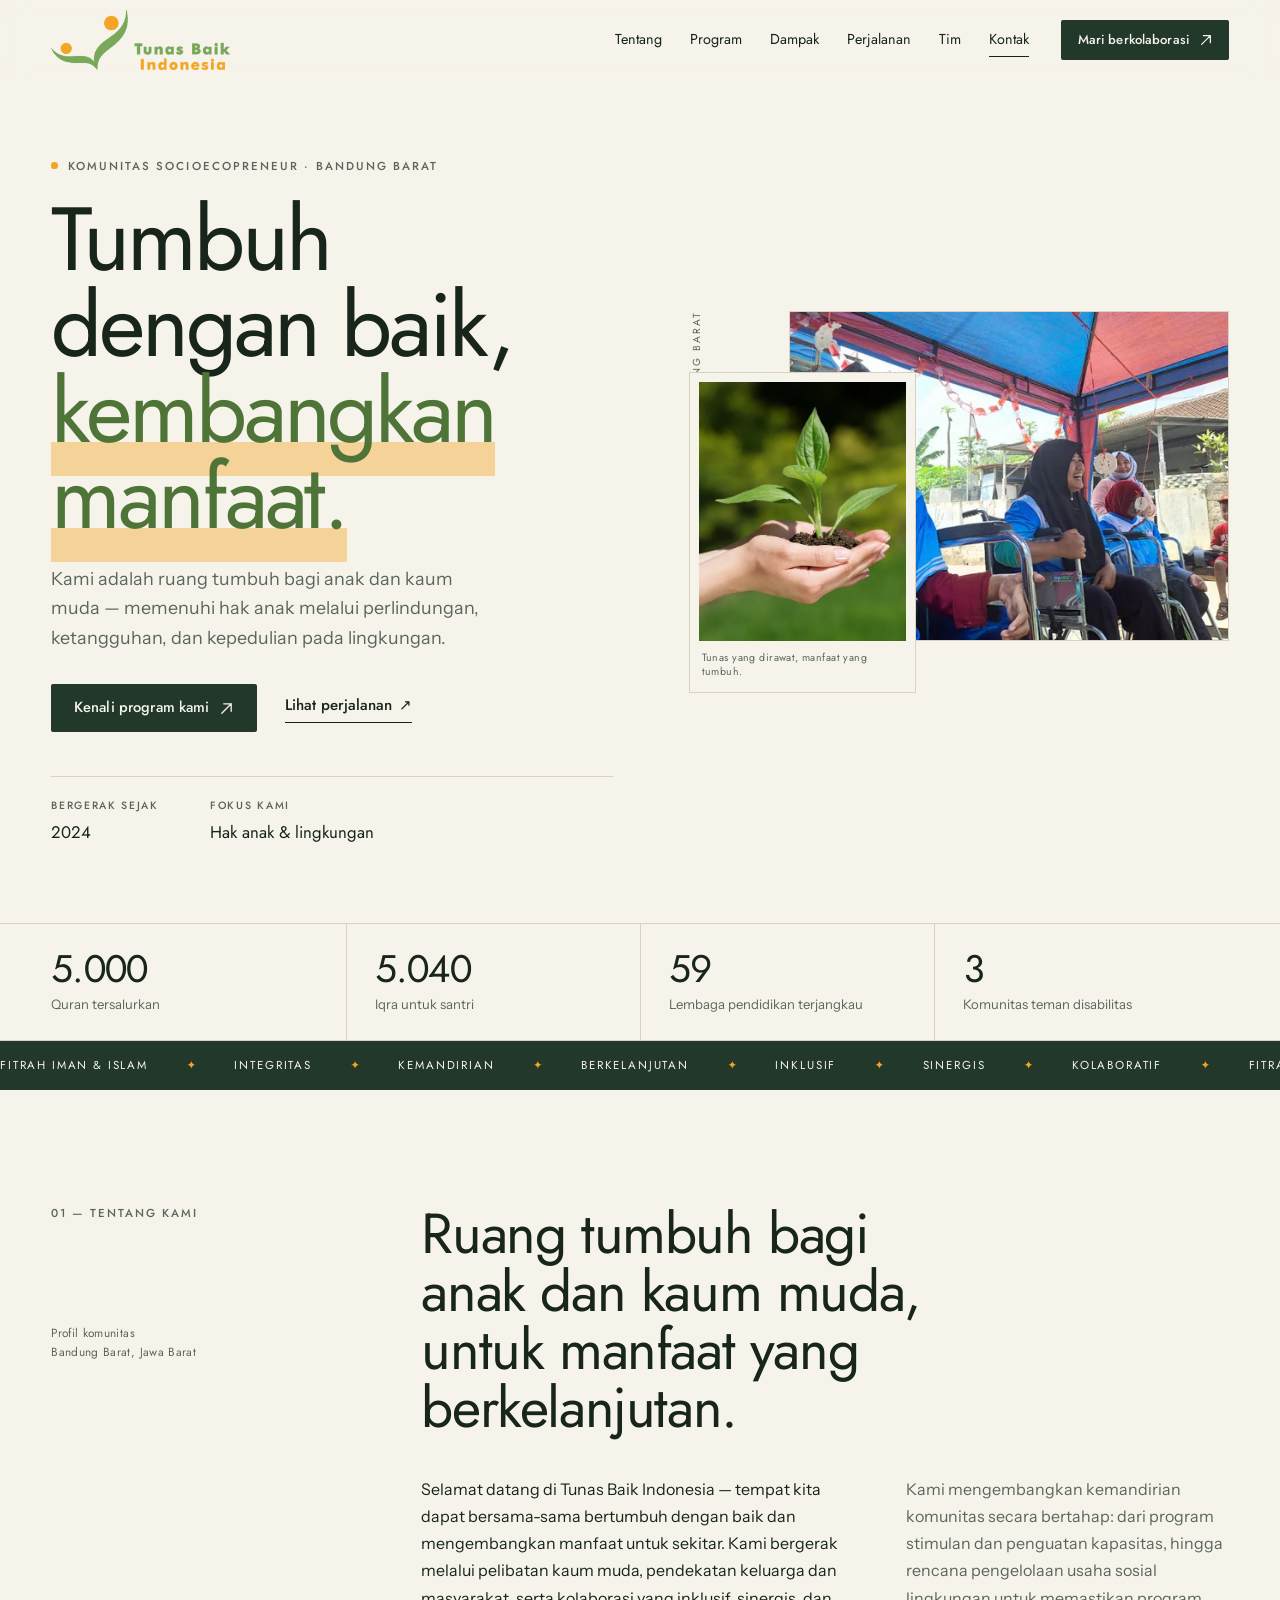
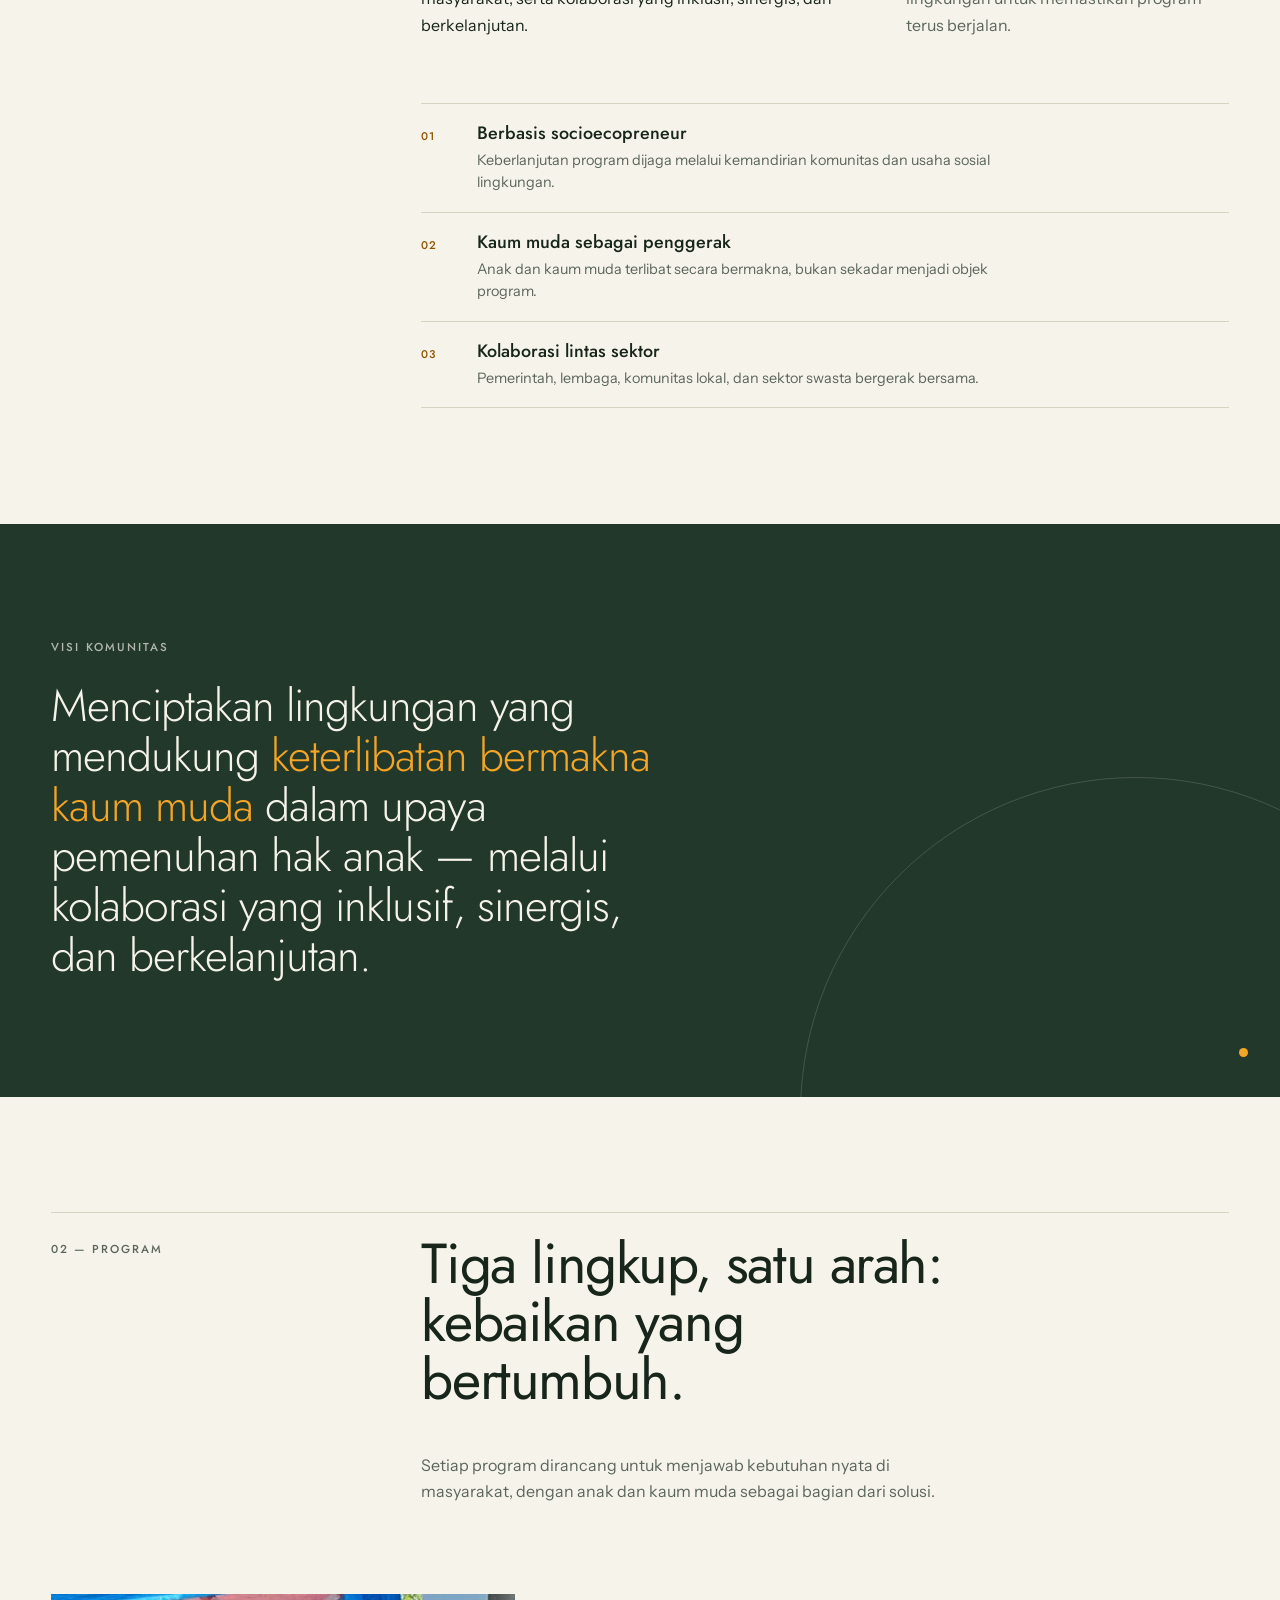
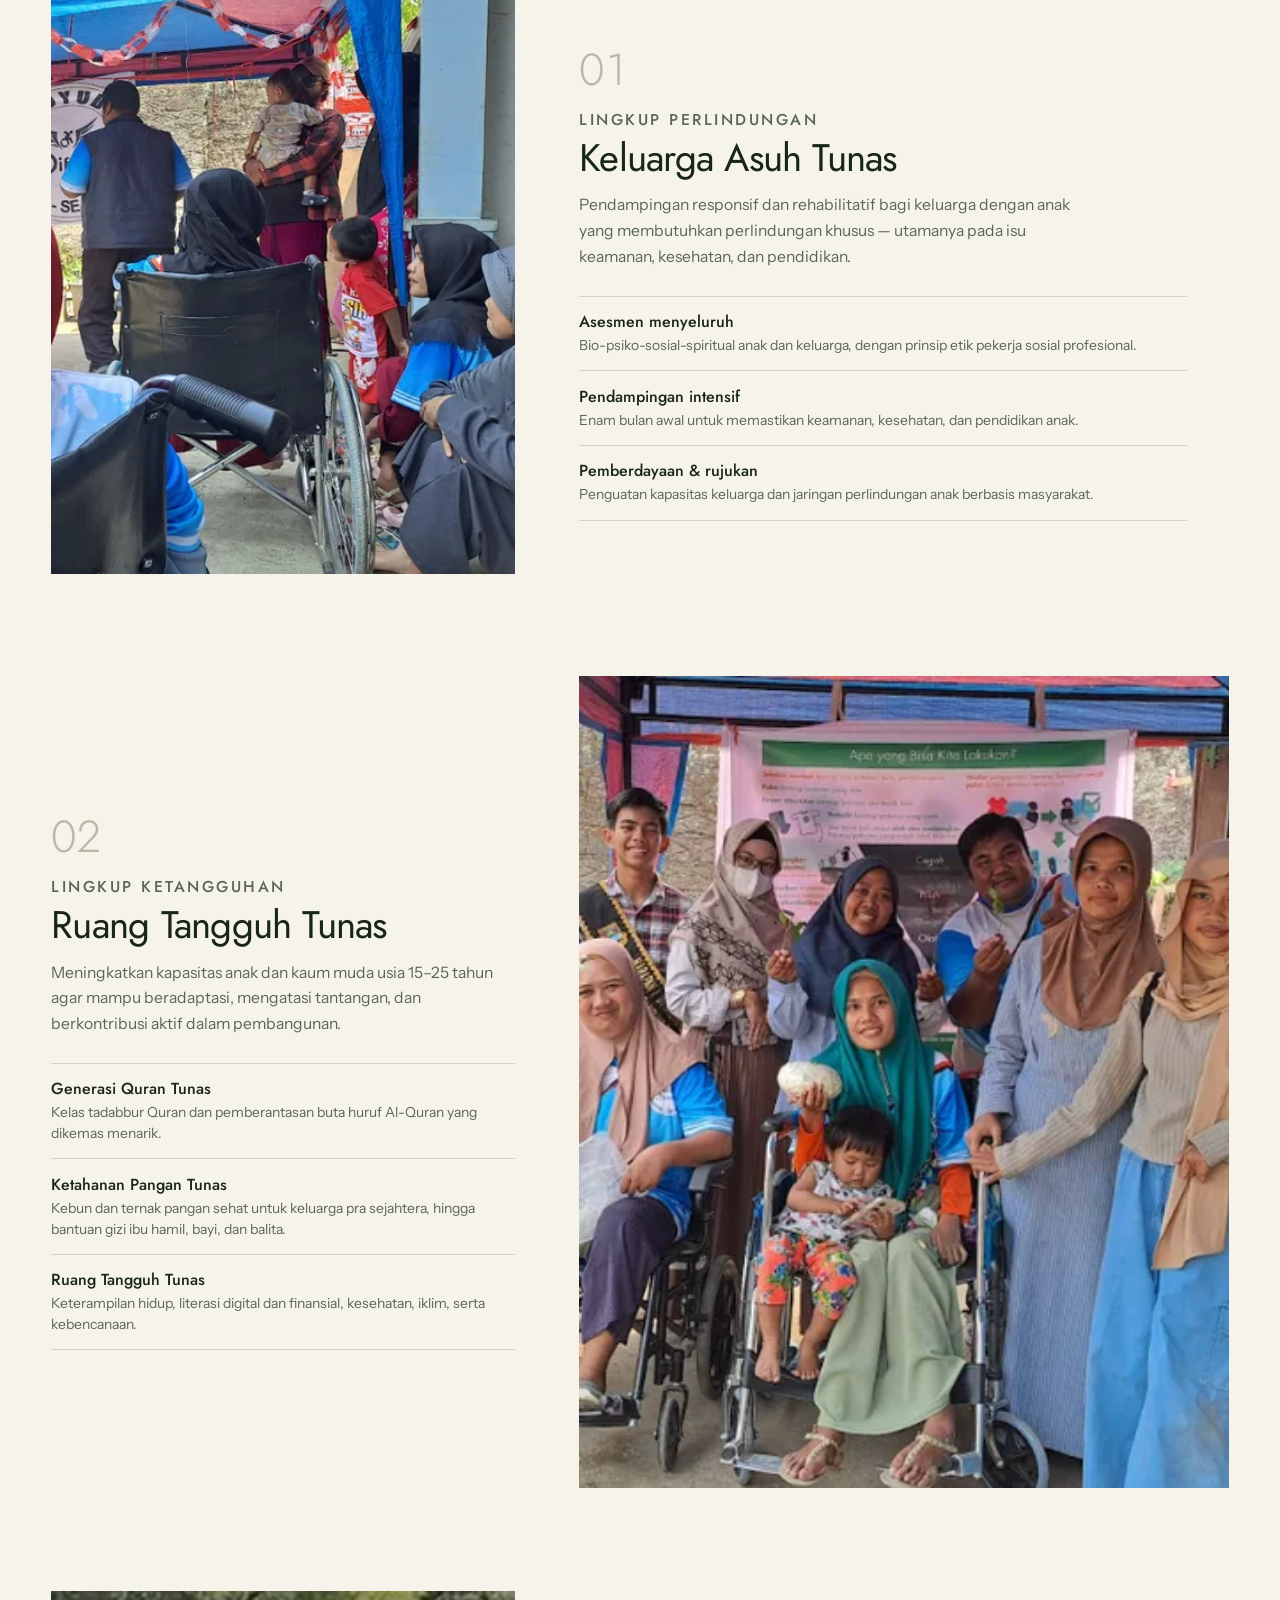
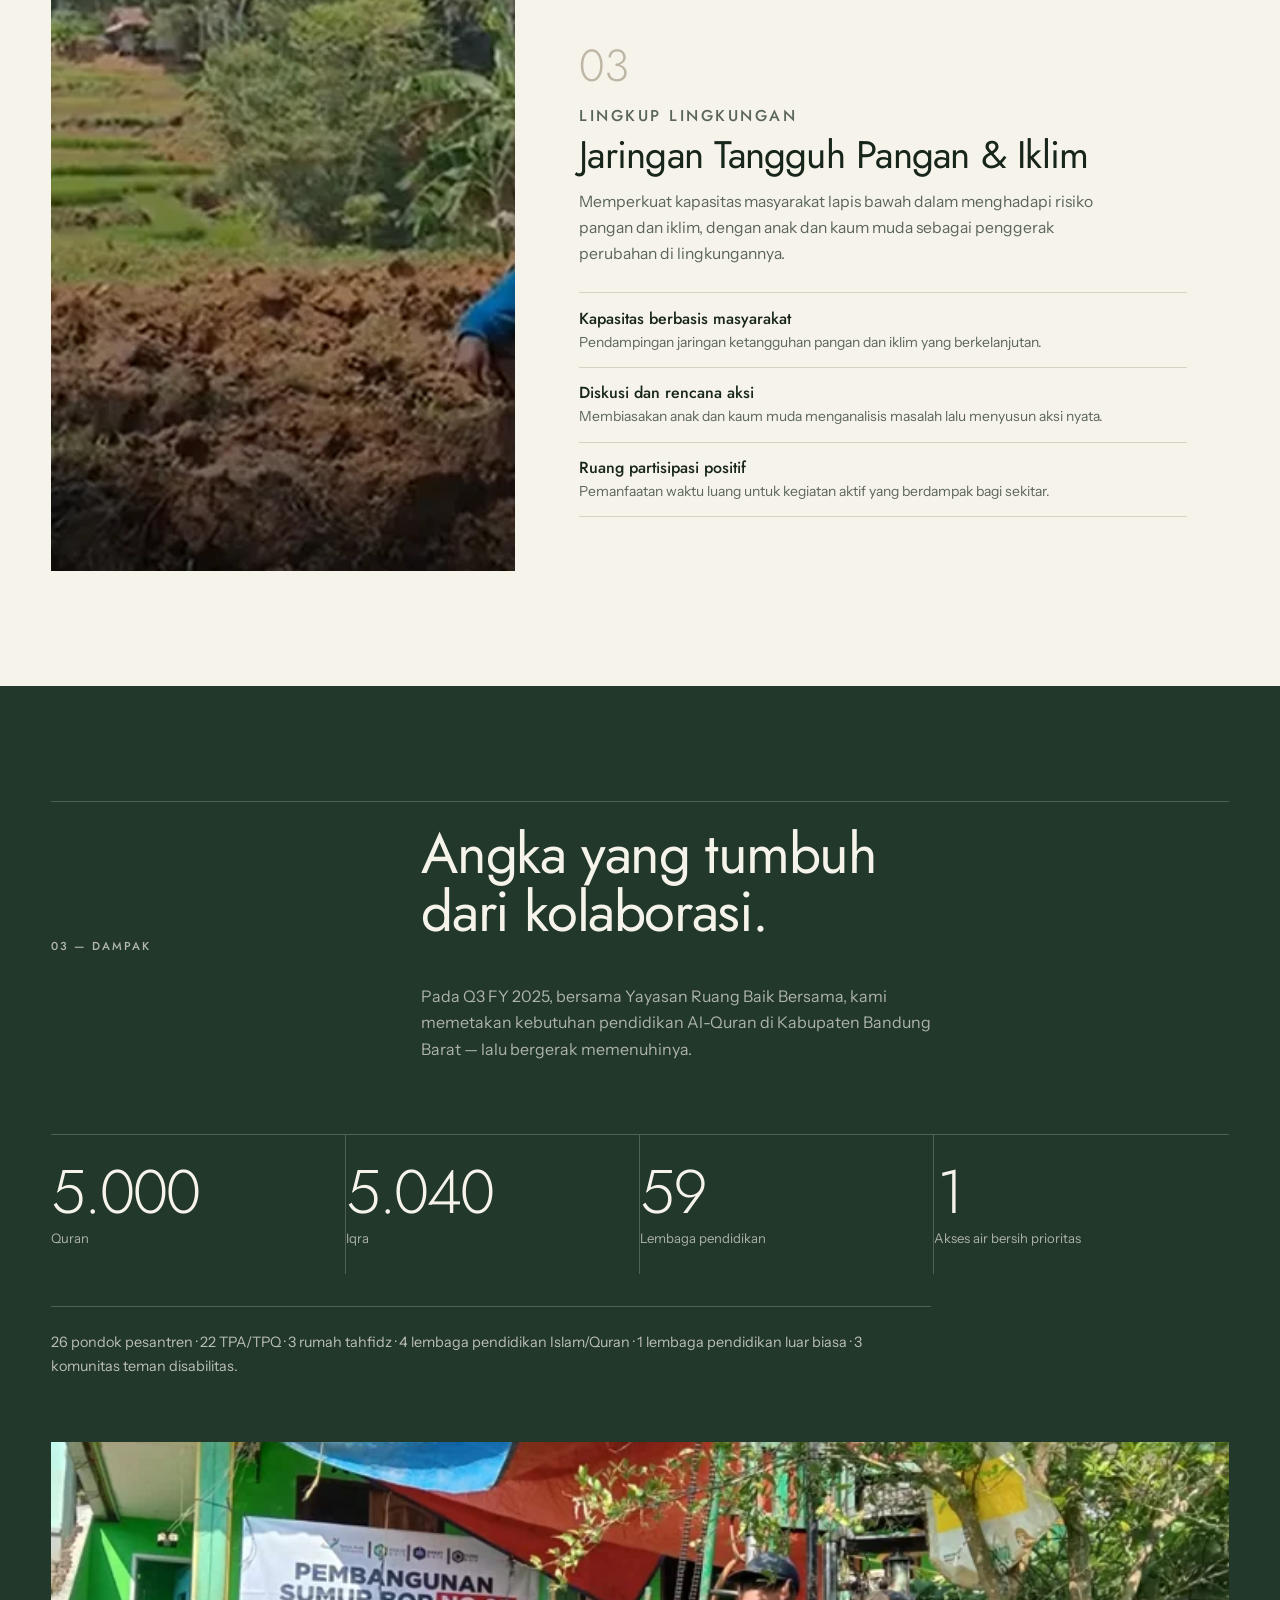
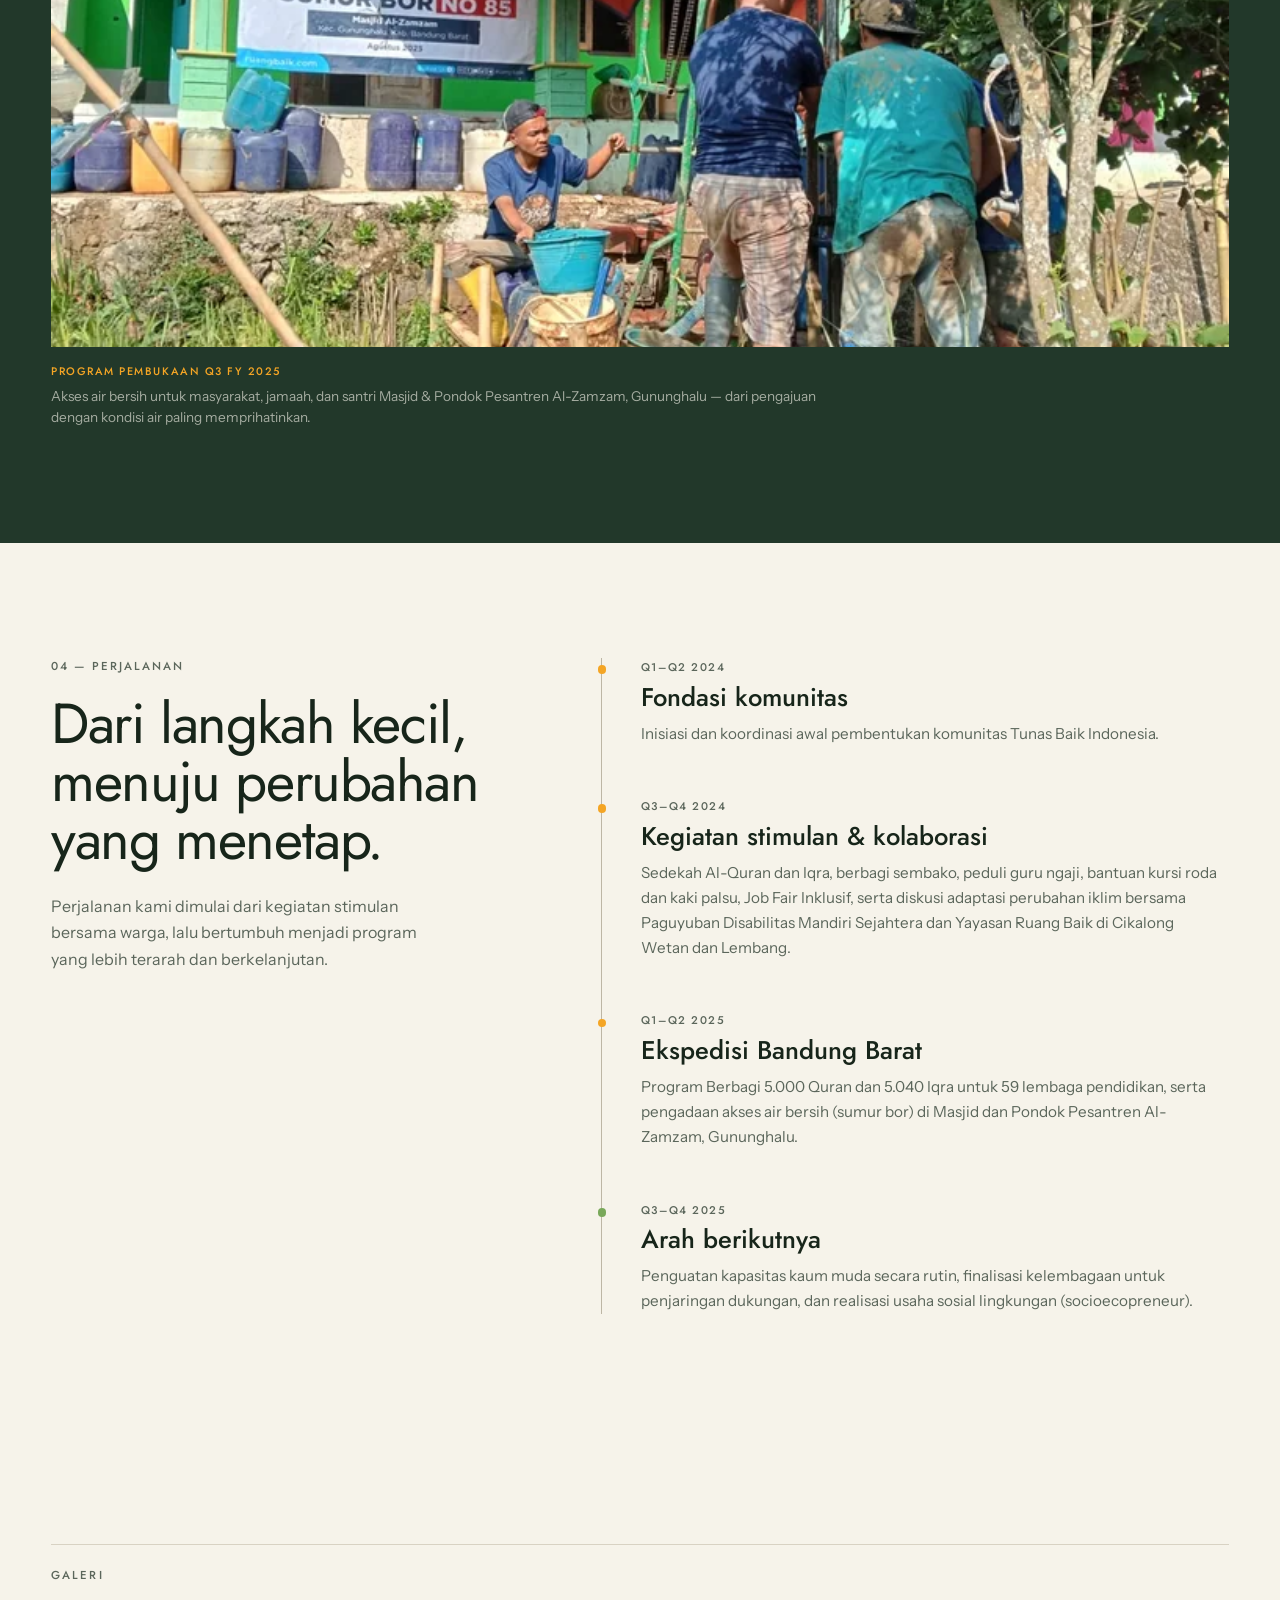
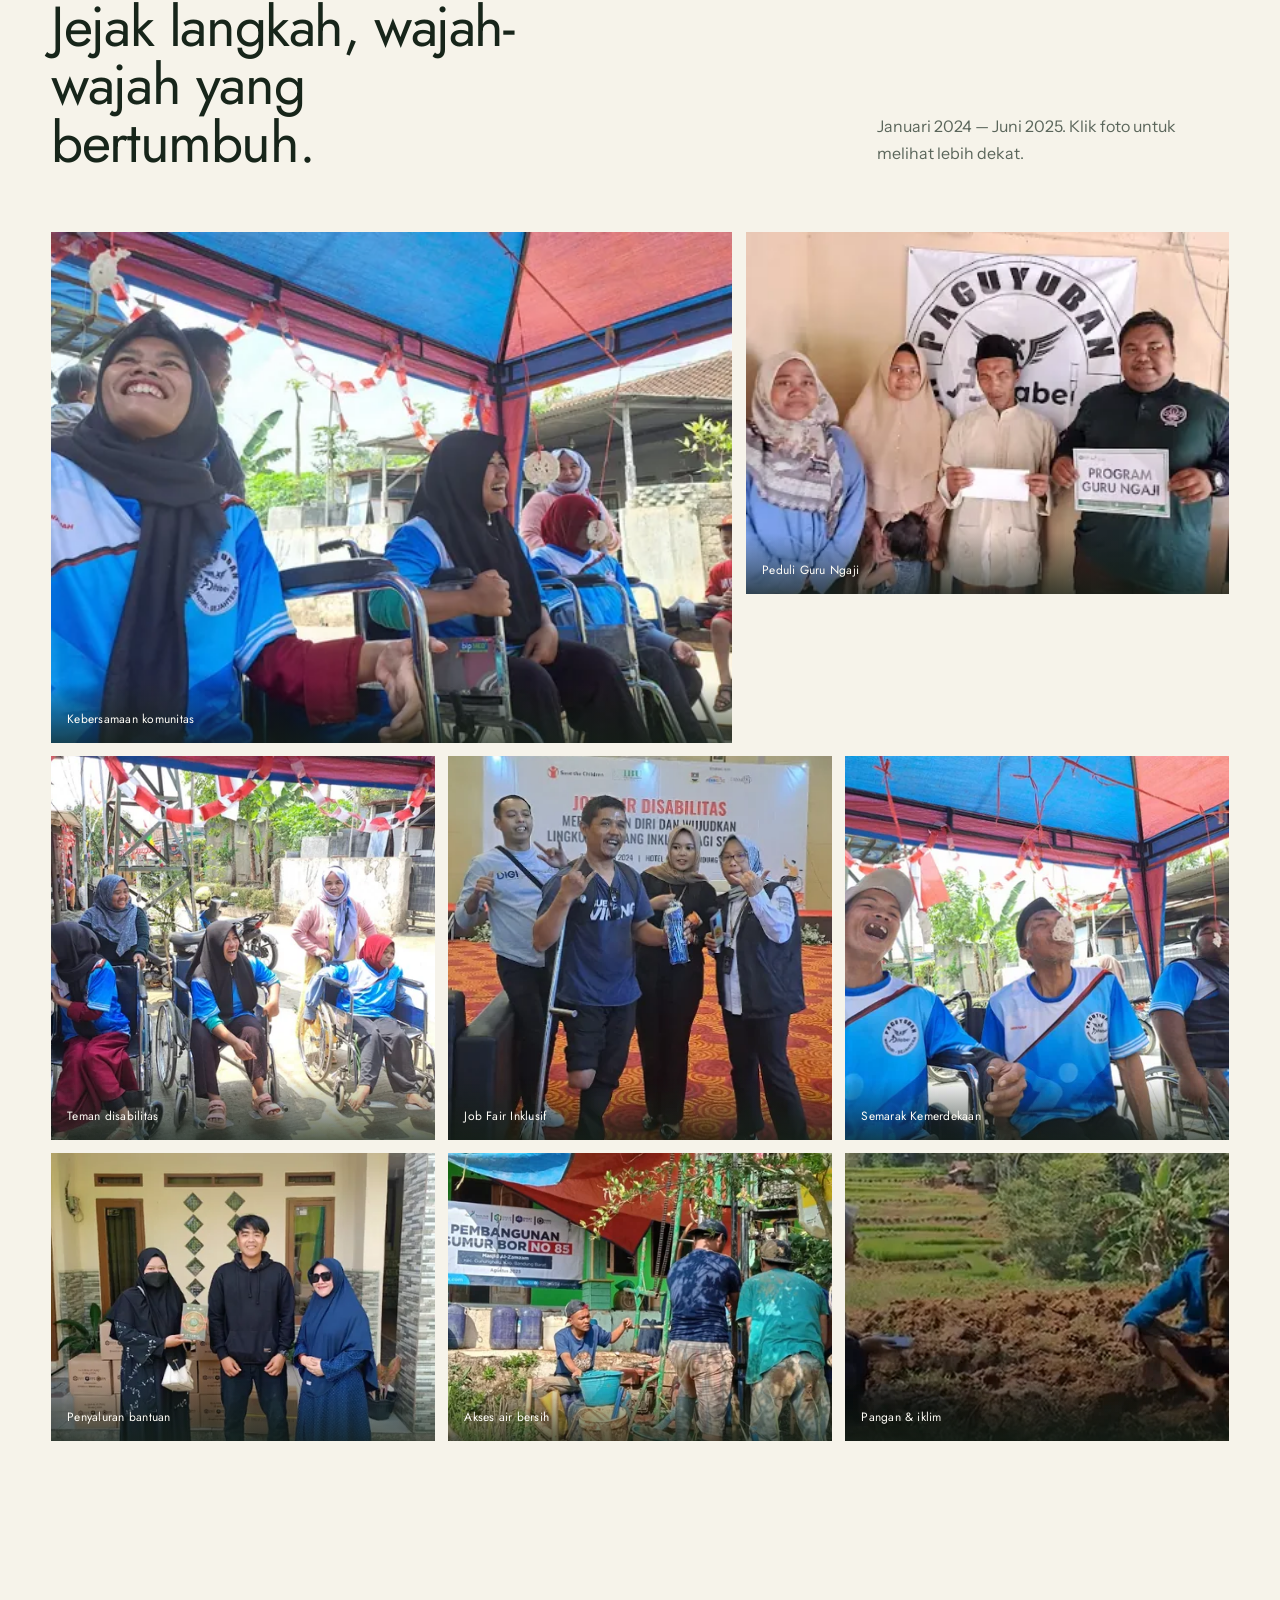
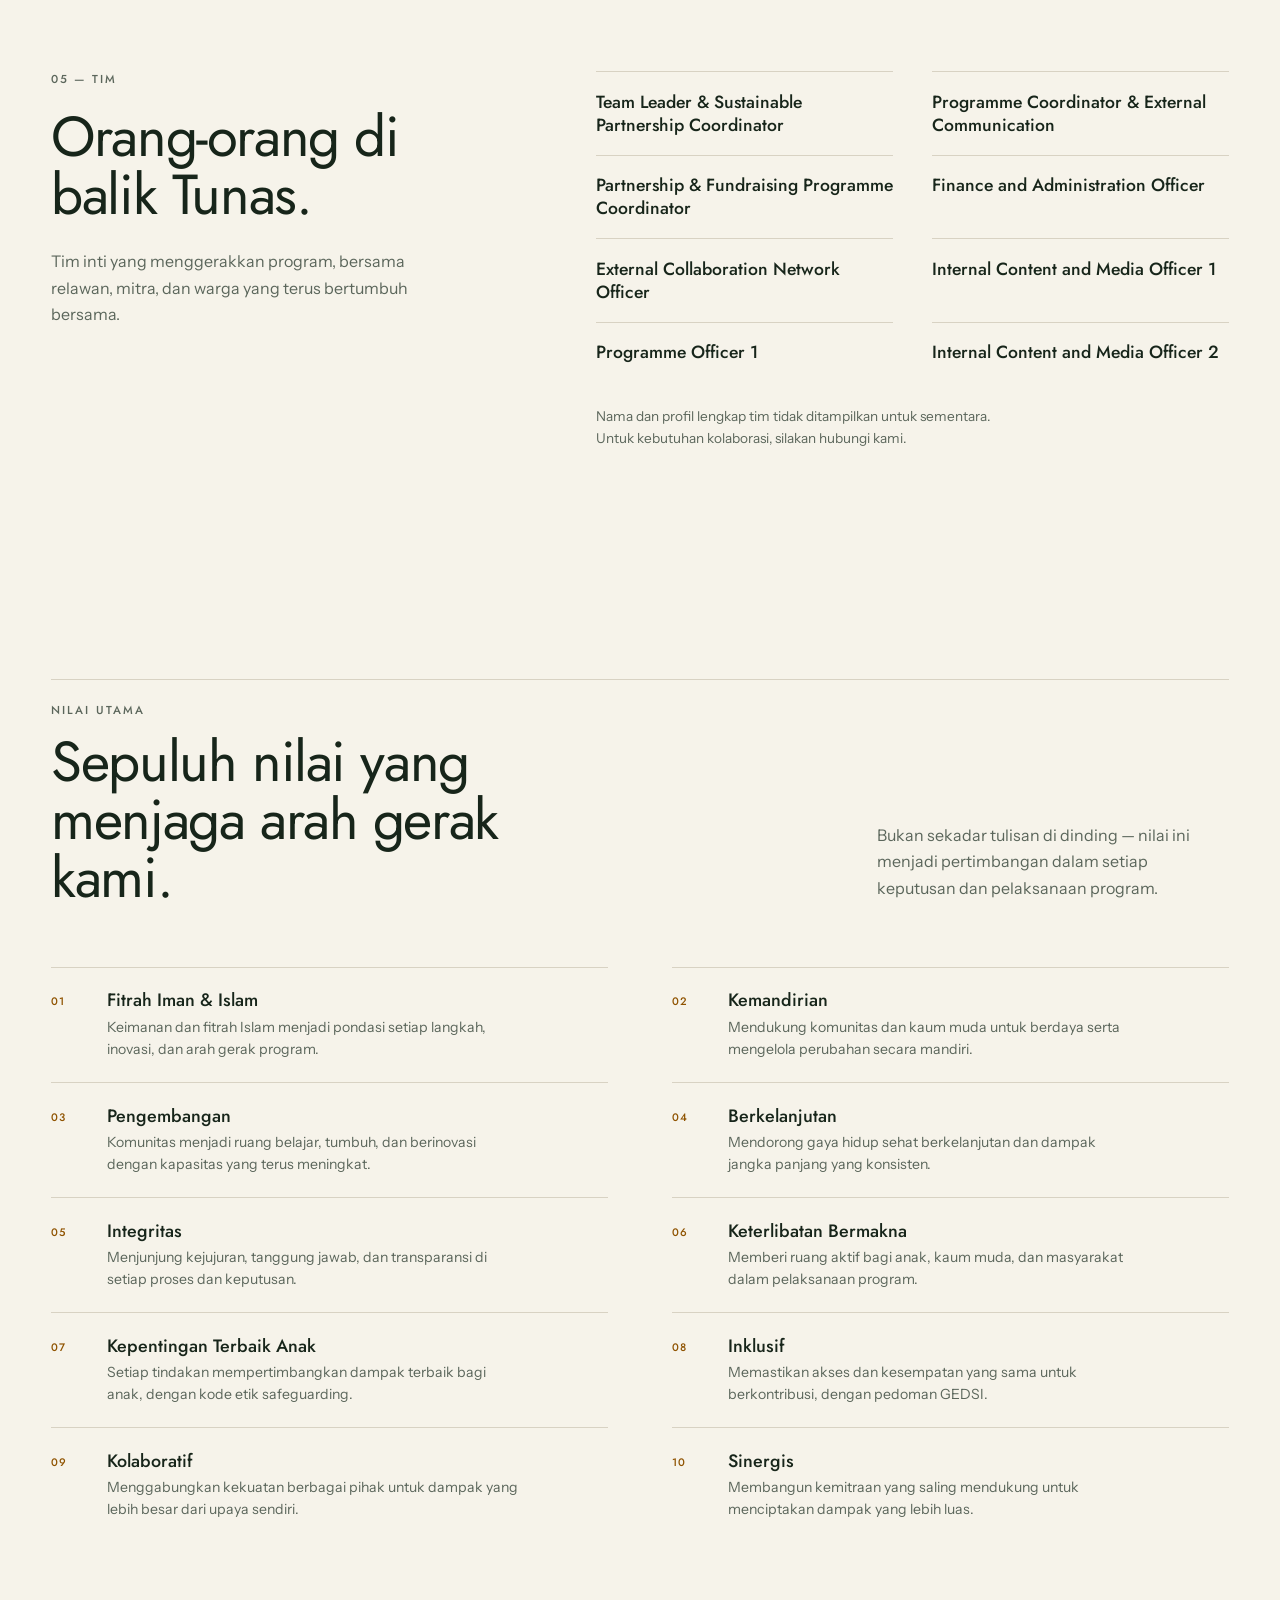
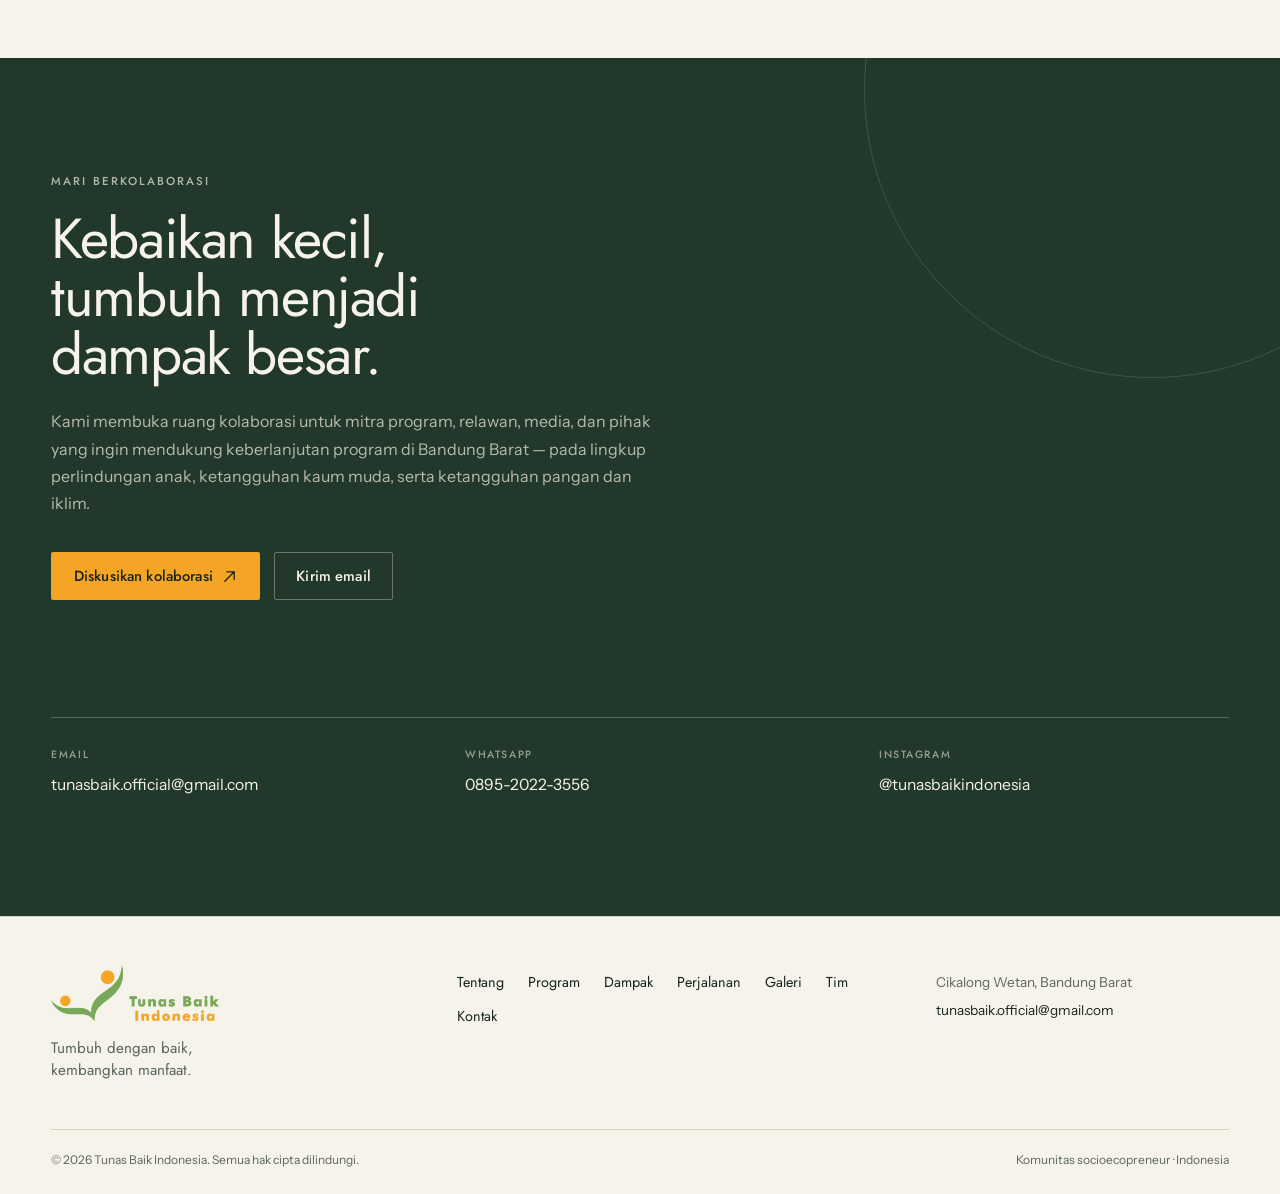
<file: public/index.html>
<!doctype html>
<html lang="id">
<head>
  <meta charset="utf-8">
  <meta name="viewport" content="width=device-width, initial-scale=1">
  <title>Tunas Baik Indonesia — Tumbuh dengan baik, kembangkan manfaat</title>
  <meta name="description" content="Tunas Baik Indonesia adalah komunitas socioecopreneur di Bandung Barat yang bergerak dalam perlindungan anak, pemberdayaan pemuda, dan lingkungan.">
  <link rel="canonical" href="https://tunasbaikindonesia.org.id/">
  <meta name="theme-color" content="#22382a">
  <meta name="author" content="Tunas Baik Indonesia">

  <meta property="og:type" content="website">
  <meta property="og:locale" content="id_ID">
  <meta property="og:title" content="Tunas Baik Indonesia — Tumbuh dengan baik, kembangkan manfaat">
  <meta property="og:description" content="Ruang tumbuh bagi anak dan kaum muda untuk manfaat yang berkelanjutan di Bandung Barat.">
  <meta property="og:url" content="https://tunasbaikindonesia.org.id/">
  <meta property="og:image" content="https://tunasbaikindonesia.org.id/assets/images/hero-main.webp">
  <meta property="og:image:alt" content="Anak-anak dan kaum muda bersama-sama dalam kegiatan komunitas Tunas Baik Indonesia di Bandung Barat">
  <meta name="twitter:card" content="summary_large_image">
  <meta name="twitter:title" content="Tunas Baik Indonesia — Tumbuh dengan baik, kembangkan manfaat">
  <meta name="twitter:description" content="Ruang tumbuh bagi anak dan kaum muda untuk manfaat yang berkelanjutan di Bandung Barat.">
  <meta name="twitter:image" content="https://tunasbaikindonesia.org.id/assets/images/hero-main.webp">
  <meta name="twitter:image:alt" content="Anak-anak dan kaum muda bersama-sama dalam kegiatan komunitas Tunas Baik Indonesia di Bandung Barat">

  <link rel="icon" href="assets/icons/favicon.png" type="image/png">
  <link rel="apple-touch-icon" href="assets/icons/apple-touch-icon.png">
  <link rel="preload" href="assets/fonts/jost-latin.woff2" as="font" type="font/woff2" crossorigin>
  <link rel="preload" href="assets/fonts/instrument-sans-latin.woff2" as="font" type="font/woff2" crossorigin>
  <link rel="stylesheet" href="styles.css">
  <script>document.documentElement.classList.add('js');</script>
  <noscript>
    <style>
      @media (max-width: 960px) {
        .site-header { position: static; }
        .header-inner { height: auto; flex-wrap: wrap; padding-block: 0.9rem; }
        .nav {
          position: static;
          display: flex;
          flex-direction: row;
          flex-wrap: wrap;
          gap: 0.5rem 1.25rem;
          width: 100%;
          height: auto;
          margin: 0;
          padding: 0.85rem 0 0;
          overflow: visible;
          visibility: visible;
          opacity: 1;
          transform: none;
          background: transparent;
          border-top: 1px solid var(--line);
        }
        .nav a { width: auto; padding-block: 0.15rem; border-bottom: 0; font-size: 0.9rem; }
        .menu-toggle { display: none; }
        .header-actions .btn { display: none; }
      }
    </style>
  </noscript>

  <script type="application/ld+json">
  {
    "@context": "https://schema.org",
    "@type": "NGO",
    "@id": "https://tunasbaikindonesia.org.id/#organization",
    "name": "Tunas Baik Indonesia",
    "url": "https://tunasbaikindonesia.org.id/",
    "logo": "https://tunasbaikindonesia.org.id/assets/images/logo.png",
    "telephone": "+6289520223556",
    "contactPoint": {
      "@type": "ContactPoint",
      "contactType": "Partnership inquiries",
      "telephone": "+6289520223556",
      "email": "tunasbaik.official@gmail.com",
      "availableLanguage": "Indonesian"
    },
    "description": "Komunitas berbasis socioecopreneur yang berfokus pada pemenuhan hak anak di lingkup perlindungan, ketangguhan, dan lingkungan melalui pelibatan kaum muda.",
    "email": "tunasbaik.official@gmail.com",
    "foundingDate": "2024",
    "areaServed": "Kabupaten Bandung Barat, Jawa Barat, Indonesia",
    "sameAs": ["https://www.instagram.com/tunasbaikindonesia"]
  }
  </script>
</head>
<body>
  <a class="skip-link" href="#main">Lewati ke konten utama</a>

  <header class="site-header" id="site-header">
    <div class="container header-inner">
      <a class="brand" href="#top" aria-label="Tunas Baik Indonesia — kembali ke beranda">
        <img src="assets/images/logo.png" alt="Tunas Baik Indonesia" width="1200" height="401">
      </a>

      <nav class="nav" id="primary-nav" aria-label="Navigasi utama">
        <a href="#tentang">Tentang</a>
        <a href="#program">Program</a>
        <a href="#dampak">Dampak</a>
        <a href="#perjalanan">Perjalanan</a>
        <a href="#tim">Tim</a>
        <a href="#kontak">Kontak</a>
      </nav>

      <div class="header-actions">
        <a class="btn btn-primary btn-sm" href="#kontak">
          Mari berkolaborasi
          <svg width="14" height="14" viewBox="0 0 16 16" fill="none" aria-hidden="true"><path d="M3 13 13 3M5 3h8v8" stroke="currentColor" stroke-width="1.4" stroke-linecap="round" stroke-linejoin="round"/></svg>
        </a>
        <button class="menu-toggle" type="button" aria-expanded="false" aria-controls="primary-nav" aria-label="Buka menu navigasi">
          <span></span>
        </button>
      </div>
    </div>
  </header>

  <main id="main">
    <section class="hero" id="top">
      <div class="container hero-grid">
        <div class="hero-copy">
          <p class="eyebrow"><span class="eyebrow-dot" aria-hidden="true"></span>Komunitas socioecopreneur · Bandung Barat</p>
          <h1>Tumbuh dengan baik, <span class="accent">kembangkan manfaat.</span></h1>
          <p class="lead">Kami adalah ruang tumbuh bagi anak dan kaum muda — memenuhi hak anak melalui perlindungan, ketangguhan, dan kepedulian pada lingkungan.</p>
          <div class="hero-actions">
            <a class="btn btn-primary" href="#program">
              Kenali program kami
              <svg width="15" height="15" viewBox="0 0 16 16" fill="none" aria-hidden="true"><path d="M3 13 13 3M5 3h8v8" stroke="currentColor" stroke-width="1.4" stroke-linecap="round" stroke-linejoin="round"/></svg>
            </a>
            <a class="text-link" href="#perjalanan">Lihat perjalanan <span class="arrow" aria-hidden="true">↗</span></a>
          </div>
          <dl class="hero-facts">
            <div>
              <dt>Bergerak sejak</dt>
              <dd>2024</dd>
            </div>
            <div>
              <dt>Fokus kami</dt>
              <dd>Hak anak &amp; lingkungan</dd>
            </div>
          </dl>
        </div>

        <div class="hero-visual">
          <span class="hero-vertical" aria-hidden="true">Bandung Barat</span>
          <figure class="hero-photo">
            <img src="assets/images/hero-main.webp" alt="Anak-anak dan kaum muda bersama-sama dalam kegiatan komunitas di Bandung Barat" width="560" height="383" fetchpriority="high">
          </figure>
          <figure class="hero-accent">
            <img src="assets/images/seedling.webp" alt="Tunas muda yang dirawat di atas tanah" width="1000" height="667" loading="lazy">
            <figcaption>Tunas yang dirawat, manfaat yang tumbuh.</figcaption>
          </figure>
        </div>
      </div>
    </section>

    <section class="stats" aria-label="Capaian singkat komunitas">
      <div class="container stats-inner">
        <div class="stat">
          <strong>5.000</strong>
          <span>Quran tersalurkan</span>
        </div>
        <div class="stat">
          <strong>5.040</strong>
          <span>Iqra untuk santri</span>
        </div>
        <div class="stat">
          <strong>59</strong>
          <span>Lembaga pendidikan terjangkau</span>
        </div>
        <div class="stat">
          <strong>3</strong>
          <span>Komunitas teman disabilitas</span>
        </div>
      </div>
    </section>

    <div class="ticker" aria-hidden="true">
      <div class="ticker-track">
        <div class="ticker-group">
          <span>Fitrah Iman &amp; Islam</span><i>✦</i>
          <span>Integritas</span><i>✦</i>
          <span>Kemandirian</span><i>✦</i>
          <span>Berkelanjutan</span><i>✦</i>
          <span>Inklusif</span><i>✦</i>
          <span>Sinergis</span><i>✦</i>
          <span>Kolaboratif</span><i>✦</i>
        </div>
        <div class="ticker-group">
          <span>Fitrah Iman &amp; Islam</span><i>✦</i>
          <span>Integritas</span><i>✦</i>
          <span>Kemandirian</span><i>✦</i>
          <span>Berkelanjutan</span><i>✦</i>
          <span>Inklusif</span><i>✦</i>
          <span>Sinergis</span><i>✦</i>
          <span>Kolaboratif</span><i>✦</i>
        </div>
      </div>
    </div>

    <section class="section about" id="tentang">
      <div class="container">
        <div class="about-grid">
          <div class="about-aside" data-reveal>
            <p class="eyebrow">01 — Tentang kami</p>
            <p class="about-note">Profil komunitas<br>Bandung Barat, Jawa Barat</p>
          </div>

          <div class="about-main">
            <h2 class="display" data-reveal>Ruang tumbuh bagi anak dan kaum muda, untuk manfaat yang berkelanjutan.</h2>
            <div class="about-copy" data-reveal data-reveal-delay="1">
              <p>Selamat datang di Tunas Baik Indonesia — tempat kita dapat bersama-sama bertumbuh dengan baik dan mengembangkan manfaat untuk sekitar. Kami bergerak melalui pelibatan kaum muda, pendekatan keluarga dan masyarakat, serta kolaborasi yang inklusif, sinergis, dan berkelanjutan.</p>
              <p>Kami mengembangkan kemandirian komunitas secara bertahap: dari program stimulan dan penguatan kapasitas, hingga rencana pengelolaan usaha sosial lingkungan untuk memastikan program terus berjalan.</p>
            </div>

            <ul class="approach" data-reveal data-reveal-delay="2">
              <li>
                <span>01</span>
                <div>
                  <h3>Berbasis socioecopreneur</h3>
                  <p>Keberlanjutan program dijaga melalui kemandirian komunitas dan usaha sosial lingkungan.</p>
                </div>
              </li>
              <li>
                <span>02</span>
                <div>
                  <h3>Kaum muda sebagai penggerak</h3>
                  <p>Anak dan kaum muda terlibat secara bermakna, bukan sekadar menjadi objek program.</p>
                </div>
              </li>
              <li>
                <span>03</span>
                <div>
                  <h3>Kolaborasi lintas sektor</h3>
                  <p>Pemerintah, lembaga, komunitas lokal, dan sektor swasta bergerak bersama.</p>
                </div>
              </li>
            </ul>
          </div>
        </div>
      </div>
    </section>

    <section class="vision" aria-labelledby="vision-title">
      <div class="container vision-inner" data-reveal>
        <p class="eyebrow eyebrow-light" id="vision-title">Visi komunitas</p>
        <blockquote>
          Menciptakan lingkungan yang mendukung <span class="accent-light">keterlibatan bermakna kaum muda</span> dalam upaya pemenuhan hak anak — melalui kolaborasi yang inklusif, sinergis, dan berkelanjutan.
        </blockquote>
      </div>
    </section>

    <section class="section focus" id="program">
      <div class="container">
        <div class="section-head" data-reveal>
          <p class="eyebrow">02 — Program</p>
          <h2 class="display">Tiga lingkup, satu arah: kebaikan yang bertumbuh.</h2>
          <p class="section-intro">Setiap program dirancang untuk menjawab kebutuhan nyata di masyarakat, dengan anak dan kaum muda sebagai bagian dari solusi.</p>
        </div>

        <div class="focus-list">
          <article class="focus-item" data-reveal>
            <figure class="focus-media">
              <img src="assets/images/focus-protection.webp" alt="Pendampingan keluarga dan anak dalam kegiatan komunitas" width="413" height="560" loading="lazy">
            </figure>
            <div class="focus-body">
              <span class="index" aria-hidden="true">01</span>
              <p class="kicker">Lingkup perlindungan</p>
              <h3>Keluarga Asuh Tunas</h3>
              <p>Pendampingan responsif dan rehabilitatif bagi keluarga dengan anak yang membutuhkan perlindungan khusus — utamanya pada isu keamanan, kesehatan, dan pendidikan.</p>
              <ul class="program-list">
                <li>
                  <b>Asesmen menyeluruh</b>
                  <span>Bio-psiko-sosial-spiritual anak dan keluarga, dengan prinsip etik pekerja sosial profesional.</span>
                </li>
                <li>
                  <b>Pendampingan intensif</b>
                  <span>Enam bulan awal untuk memastikan keamanan, kesehatan, dan pendidikan anak.</span>
                </li>
                <li>
                  <b>Pemberdayaan &amp; rujukan</b>
                  <span>Penguatan kapasitas keluarga dan jaringan perlindungan anak berbasis masyarakat.</span>
                </li>
              </ul>
            </div>
          </article>

          <article class="focus-item" data-reveal>
            <figure class="focus-media">
              <img src="assets/images/focus-resilience.webp" alt="Kebersamaan warga dan relawan dalam kegiatan komunitas di Bandung Barat" width="798" height="458" loading="lazy">
            </figure>
            <div class="focus-body">
              <span class="index" aria-hidden="true">02</span>
              <p class="kicker">Lingkup ketangguhan</p>
              <h3>Ruang Tangguh Tunas</h3>
              <p>Meningkatkan kapasitas anak dan kaum muda usia 15–25 tahun agar mampu beradaptasi, mengatasi tantangan, dan berkontribusi aktif dalam pembangunan.</p>
              <ul class="program-list">
                <li>
                  <b>Generasi Quran Tunas</b>
                  <span>Kelas tadabbur Quran dan pemberantasan buta huruf Al-Quran yang dikemas menarik.</span>
                </li>
                <li>
                  <b>Ketahanan Pangan Tunas</b>
                  <span>Kebun dan ternak pangan sehat untuk keluarga pra sejahtera, hingga bantuan gizi ibu hamil, bayi, dan balita.</span>
                </li>
                <li>
                  <b>Ruang Tangguh Tunas</b>
                  <span>Keterampilan hidup, literasi digital dan finansial, kesehatan, iklim, serta kebencanaan.</span>
                </li>
              </ul>
            </div>
          </article>

          <article class="focus-item" data-reveal>
            <figure class="focus-media">
              <img src="assets/images/focus-environment.webp" alt="Lanskap sawah dan perkebunan di Bandung Barat" width="486" height="329" loading="lazy">
            </figure>
            <div class="focus-body">
              <span class="index" aria-hidden="true">03</span>
              <p class="kicker">Lingkup lingkungan</p>
              <h3>Jaringan Tangguh Pangan &amp; Iklim</h3>
              <p>Memperkuat kapasitas masyarakat lapis bawah dalam menghadapi risiko pangan dan iklim, dengan anak dan kaum muda sebagai penggerak perubahan di lingkungannya.</p>
              <ul class="program-list">
                <li>
                  <b>Kapasitas berbasis masyarakat</b>
                  <span>Pendampingan jaringan ketangguhan pangan dan iklim yang berkelanjutan.</span>
                </li>
                <li>
                  <b>Diskusi dan rencana aksi</b>
                  <span>Membiasakan anak dan kaum muda menganalisis masalah lalu menyusun aksi nyata.</span>
                </li>
                <li>
                  <b>Ruang partisipasi positif</b>
                  <span>Pemanfaatan waktu luang untuk kegiatan aktif yang berdampak bagi sekitar.</span>
                </li>
              </ul>
            </div>
          </article>
        </div>
      </div>
    </section>

    <section class="impact" id="dampak">
      <div class="container">
        <div class="impact-head" data-reveal>
          <p class="eyebrow eyebrow-light">03 — Dampak</p>
          <h2 class="display">Angka yang tumbuh dari kolaborasi.</h2>
          <p class="section-intro section-intro-light">Pada Q3 FY 2025, bersama Yayasan Ruang Baik Bersama, kami memetakan kebutuhan pendidikan Al-Quran di Kabupaten Bandung Barat — lalu bergerak memenuhinya.</p>
        </div>

        <div class="impact-grid" data-reveal>
          <div class="impact-stat">
            <strong>5.000</strong>
            <span>Quran</span>
          </div>
          <div class="impact-stat">
            <strong>5.040</strong>
            <span>Iqra</span>
          </div>
          <div class="impact-stat">
            <strong>59</strong>
            <span>Lembaga pendidikan</span>
          </div>
          <div class="impact-stat">
            <strong>1</strong>
            <span>Akses air bersih prioritas</span>
          </div>
        </div>

        <p class="impact-note" data-reveal>26 pondok pesantren · 22 TPA/TPQ · 3 rumah tahfidz · 4 lembaga pendidikan Islam/Quran · 1 lembaga pendidikan luar biasa · 3 komunitas teman disabilitas.</p>

        <figure class="impact-media" data-reveal>
          <img src="assets/images/water.webp" alt="Proses pembangunan sumur bor untuk akses air bersih di Gununghalu, Bandung Barat" width="752" height="335" loading="lazy">
          <figcaption>
            <span>Program pembukaan Q3 FY 2025</span>
            Akses air bersih untuk masyarakat, jamaah, dan santri Masjid &amp; Pondok Pesantren Al-Zamzam, Gununghalu — dari pengajuan dengan kondisi air paling memprihatinkan.
          </figcaption>
        </figure>
      </div>
    </section>

    <section class="section journey" id="perjalanan">
      <div class="container journey-grid">
        <div class="journey-aside" data-reveal>
          <p class="eyebrow">04 — Perjalanan</p>
          <h2 class="display">Dari langkah kecil, menuju perubahan yang menetap.</h2>
          <p class="section-intro">Perjalanan kami dimulai dari kegiatan stimulan bersama warga, lalu bertumbuh menjadi program yang lebih terarah dan berkelanjutan.</p>
        </div>

        <ol class="timeline">
          <li data-reveal>
            <time>Q1–Q2 2024</time>
            <h3>Fondasi komunitas</h3>
            <p>Inisiasi dan koordinasi awal pembentukan komunitas Tunas Baik Indonesia.</p>
          </li>
          <li data-reveal>
            <time>Q3–Q4 2024</time>
            <h3>Kegiatan stimulan &amp; kolaborasi</h3>
            <p>Sedekah Al-Quran dan Iqra, berbagi sembako, peduli guru ngaji, bantuan kursi roda dan kaki palsu, Job Fair Inklusif, serta diskusi adaptasi perubahan iklim bersama Paguyuban Disabilitas Mandiri Sejahtera dan Yayasan Ruang Baik di Cikalong Wetan dan Lembang.</p>
          </li>
          <li data-reveal>
            <time>Q1–Q2 2025</time>
            <h3>Ekspedisi Bandung Barat</h3>
            <p>Program Berbagi 5.000 Quran dan 5.040 Iqra untuk 59 lembaga pendidikan, serta pengadaan akses air bersih (sumur bor) di Masjid dan Pondok Pesantren Al-Zamzam, Gununghalu.</p>
          </li>
          <li data-reveal>
            <time>Q3–Q4 2025</time>
            <h3>Arah berikutnya</h3>
            <p>Penguatan kapasitas kaum muda secara rutin, finalisasi kelembagaan untuk penjaringan dukungan, dan realisasi usaha sosial lingkungan (socioecopreneur).</p>
          </li>
        </ol>
      </div>
    </section>

    <section class="section gallery" id="galeri">
      <div class="container">
        <div class="section-head section-head-split" data-reveal>
          <div>
            <p class="eyebrow">Galeri</p>
            <h2 class="display">Jejak langkah, wajah-wajah yang bertumbuh.</h2>
          </div>
          <p class="section-intro">Januari 2024 — Juni 2025. Klik foto untuk melihat lebih dekat.</p>
        </div>

        <div class="gallery-grid">
          <button class="gallery-item" type="button" data-full="assets/images/hero-main.webp" data-alt="Kebersamaan anak dan kaum muda dalam kegiatan komunitas" data-caption="Kebersamaan komunitas — Bandung Barat" aria-label="Perbesar foto: Kebersamaan komunitas" data-reveal>
            <img src="assets/images/hero-main.webp" alt="" width="560" height="383" loading="lazy">
            <span class="gallery-caption">Kebersamaan komunitas</span>
          </button>
          <button class="gallery-item" type="button" data-full="assets/images/gallery-01.webp" data-alt="Penyerahan bantuan untuk guru ngaji" data-caption="Peduli Guru Ngaji — Cikalong Wetan" aria-label="Perbesar foto: Peduli Guru Ngaji" data-reveal>
            <img src="assets/images/gallery-01.webp" alt="" width="353" height="358" loading="lazy">
            <span class="gallery-caption">Peduli Guru Ngaji</span>
          </button>
          <button class="gallery-item" type="button" data-full="assets/images/gallery-02.webp" data-alt="Kegiatan bersama teman disabilitas" data-caption="Bersama Paguyuban Disabilitas Mandiri Sejahtera" aria-label="Perbesar foto: Bersama teman disabilitas" data-reveal>
            <img src="assets/images/gallery-02.webp" alt="" width="483" height="439" loading="lazy">
            <span class="gallery-caption">Teman disabilitas</span>
          </button>
          <button class="gallery-item" type="button" data-full="assets/images/gallery-03.webp" data-alt="Job Fair Inklusif di Lembang" data-caption="Job Fair Inklusif — Lembang" aria-label="Perbesar foto: Job Fair Inklusif" data-reveal>
            <img src="assets/images/gallery-03.webp" alt="" width="389" height="604" loading="lazy">
            <span class="gallery-caption">Job Fair Inklusif</span>
          </button>
          <button class="gallery-item" type="button" data-full="assets/images/gallery-04.webp" data-alt="Warga dan relawan tersenyum bersama" data-caption="Semarak Hari Kemerdekaan — Cikalong Wetan" aria-label="Perbesar foto: Semarak Hari Kemerdekaan" data-reveal>
            <img src="assets/images/gallery-04.webp" alt="" width="552" height="390" loading="lazy">
            <span class="gallery-caption">Semarak Kemerdekaan</span>
          </button>
          <button class="gallery-item" type="button" data-full="assets/images/gallery-05.webp" data-alt="Penyaluran bantuan bersama warga" data-caption="Penyaluran bantuan — Bandung Barat" aria-label="Perbesar foto: Penyaluran bantuan" data-reveal>
            <img src="assets/images/gallery-05.webp" alt="" width="463" height="618" loading="lazy">
            <span class="gallery-caption">Penyaluran bantuan</span>
          </button>
          <button class="gallery-item" type="button" data-full="assets/images/water.webp" data-alt="Pembangunan sumur bor untuk akses air bersih" data-caption="Akses air bersih — Gununghalu" aria-label="Perbesar foto: Akses air bersih" data-reveal>
            <img src="assets/images/water.webp" alt="" width="752" height="335" loading="lazy">
            <span class="gallery-caption">Akses air bersih</span>
          </button>
          <button class="gallery-item" type="button" data-full="assets/images/focus-environment.webp" data-alt="Sawah dan perkebunan warga Bandung Barat" data-caption="Ketangguhan pangan &amp; iklim — Bandung Barat" aria-label="Perbesar foto: Ketangguhan pangan dan iklim" data-reveal>
            <img src="assets/images/focus-environment.webp" alt="" width="486" height="329" loading="lazy">
            <span class="gallery-caption">Pangan &amp; iklim</span>
          </button>
        </div>
      </div>
    </section>

    <section class="section team" id="tim">
      <div class="container team-grid">
        <div class="team-intro" data-reveal>
          <p class="eyebrow">05 — Tim</p>
          <h2 class="display">Orang-orang di balik Tunas.</h2>
          <p class="section-intro">Tim inti yang menggerakkan program, bersama relawan, mitra, dan warga yang terus bertumbuh bersama.</p>
        </div>

        <div class="team-details" data-reveal>
          <ul class="team-list">
            <li>
              <b>Team Leader &amp; Sustainable Partnership Coordinator</b>
            </li>
            <li>
              <b>Programme Coordinator &amp; External Communication</b>
            </li>
            <li>
              <b>Partnership &amp; Fundraising Programme Coordinator</b>
            </li>
            <li>
              <b>Finance and Administration Officer</b>
            </li>
            <li>
              <b>External Collaboration Network Officer</b>
            </li>
            <li>
              <b>Internal Content and Media Officer 1</b>
            </li>
            <li>
              <b>Programme Officer 1</b>
            </li>
            <li>
              <b>Internal Content and Media Officer 2</b>
            </li>
          </ul>
          <p class="team-note">Nama dan profil lengkap tim tidak ditampilkan untuk sementara. Untuk kebutuhan kolaborasi, silakan hubungi kami.</p>
        </div>
      </div>
    </section>

    <section class="section values" id="nilai">
      <div class="container">
        <div class="section-head section-head-split" data-reveal>
          <div>
            <p class="eyebrow">Nilai utama</p>
            <h2 class="display">Sepuluh nilai yang menjaga arah gerak kami.</h2>
          </div>
          <p class="section-intro">Bukan sekadar tulisan di dinding — nilai ini menjadi pertimbangan dalam setiap keputusan dan pelaksanaan program.</p>
        </div>

        <ol class="values-grid">
          <li class="value" data-reveal>
            <span class="num">01</span>
            <div>
              <h3>Fitrah Iman &amp; Islam</h3>
              <p>Keimanan dan fitrah Islam menjadi pondasi setiap langkah, inovasi, dan arah gerak program.</p>
            </div>
          </li>
          <li class="value" data-reveal>
            <span class="num">02</span>
            <div>
              <h3>Kemandirian</h3>
              <p>Mendukung komunitas dan kaum muda untuk berdaya serta mengelola perubahan secara mandiri.</p>
            </div>
          </li>
          <li class="value" data-reveal>
            <span class="num">03</span>
            <div>
              <h3>Pengembangan</h3>
              <p>Komunitas menjadi ruang belajar, tumbuh, dan berinovasi dengan kapasitas yang terus meningkat.</p>
            </div>
          </li>
          <li class="value" data-reveal>
            <span class="num">04</span>
            <div>
              <h3>Berkelanjutan</h3>
              <p>Mendorong gaya hidup sehat berkelanjutan dan dampak jangka panjang yang konsisten.</p>
            </div>
          </li>
          <li class="value" data-reveal>
            <span class="num">05</span>
            <div>
              <h3>Integritas</h3>
              <p>Menjunjung kejujuran, tanggung jawab, dan transparansi di setiap proses dan keputusan.</p>
            </div>
          </li>
          <li class="value" data-reveal>
            <span class="num">06</span>
            <div>
              <h3>Keterlibatan Bermakna</h3>
              <p>Memberi ruang aktif bagi anak, kaum muda, dan masyarakat dalam pelaksanaan program.</p>
            </div>
          </li>
          <li class="value" data-reveal>
            <span class="num">07</span>
            <div>
              <h3>Kepentingan Terbaik Anak</h3>
              <p>Setiap tindakan mempertimbangkan dampak terbaik bagi anak, dengan kode etik safeguarding.</p>
            </div>
          </li>
          <li class="value" data-reveal>
            <span class="num">08</span>
            <div>
              <h3>Inklusif</h3>
              <p>Memastikan akses dan kesempatan yang sama untuk berkontribusi, dengan pedoman GEDSI.</p>
            </div>
          </li>
          <li class="value" data-reveal>
            <span class="num">09</span>
            <div>
              <h3>Kolaboratif</h3>
              <p>Menggabungkan kekuatan berbagai pihak untuk dampak yang lebih besar dari upaya sendiri.</p>
            </div>
          </li>
          <li class="value" data-reveal>
            <span class="num">10</span>
            <div>
              <h3>Sinergis</h3>
              <p>Membangun kemitraan yang saling mendukung untuk menciptakan dampak yang lebih luas.</p>
            </div>
          </li>
        </ol>
      </div>
    </section>

    <section class="contact" id="kontak">
      <div class="container contact-inner">
        <div class="contact-copy" data-reveal>
          <p class="eyebrow eyebrow-light">Mari berkolaborasi</p>
          <h2 class="display">Kebaikan kecil, tumbuh menjadi dampak besar.</h2>
          <p class="contact-lead">Kami membuka ruang kolaborasi untuk mitra program, relawan, media, dan pihak yang ingin mendukung keberlanjutan program di Bandung Barat — pada lingkup perlindungan anak, ketangguhan kaum muda, serta ketangguhan pangan dan iklim.</p>
          <div class="contact-actions">
            <a class="btn btn-amber" href="https://wa.me/6289520223556?text=Halo%20Tunas%20Baik%2C%20saya%20ingin%20berdiskusi%20tentang%20kolaborasi." target="_blank" rel="noopener">
              Diskusikan kolaborasi
              <svg width="15" height="15" viewBox="0 0 16 16" fill="none" aria-hidden="true"><path d="M3 13 13 3M5 3h8v8" stroke="currentColor" stroke-width="1.4" stroke-linecap="round" stroke-linejoin="round"/></svg>
            </a>
            <a class="btn btn-ghost-light" href="mailto:tunasbaik.official@gmail.com?subject=Kolaborasi%20bersama%20Tunas%20Baik%20Indonesia">
              Kirim email
            </a>
          </div>
        </div>

        <div class="contact-meta" data-reveal>
          <div>
            <span>Email</span>
            <a href="mailto:tunasbaik.official@gmail.com">tunasbaik.official@gmail.com</a>
          </div>
          <div>
            <span>WhatsApp</span>
            <a href="https://wa.me/6289520223556" target="_blank" rel="noopener">0895-2022-3556</a>
          </div>
          <div>
            <span>Instagram</span>
            <a href="https://www.instagram.com/tunasbaikindonesia" target="_blank" rel="noopener">@tunasbaikindonesia</a>
          </div>
        </div>
      </div>
    </section>
  </main>

  <footer class="footer">
    <div class="container footer-inner">
      <div class="footer-brand">
        <a href="#top" aria-label="Tunas Baik Indonesia — kembali ke beranda">
          <img src="assets/images/logo.png" alt="Tunas Baik Indonesia" width="1200" height="401" loading="lazy">
        </a>
        <p>Tumbuh dengan baik,<br>kembangkan manfaat.</p>
      </div>

      <nav class="footer-nav" aria-label="Navigasi footer">
        <a href="#tentang">Tentang</a>
        <a href="#program">Program</a>
        <a href="#dampak">Dampak</a>
        <a href="#perjalanan">Perjalanan</a>
        <a href="#galeri">Galeri</a>
        <a href="#tim">Tim</a>
        <a href="#kontak">Kontak</a>
      </nav>

      <div class="footer-contact">
        <span>Cikalong Wetan, Bandung Barat</span>
        <a href="mailto:tunasbaik.official@gmail.com">tunasbaik.official@gmail.com</a>
      </div>
    </div>
    <div class="container footer-bottom">
      <p>© <span id="year">2026</span> Tunas Baik Indonesia. Semua hak cipta dilindungi.</p>
      <p>Komunitas socioecopreneur · Indonesia</p>
    </div>
  </footer>

  <dialog class="lightbox" id="lightbox" aria-label="Galeri foto">
    <div class="lightbox-inner">
      <button class="lightbox-close" type="button" aria-label="Tutup galeri">
        <svg width="20" height="20" viewBox="0 0 20 20" fill="none" aria-hidden="true"><path d="M4 4l12 12M16 4L4 16" stroke="currentColor" stroke-width="1.5" stroke-linecap="round"/></svg>
      </button>
      <button class="lightbox-nav lightbox-prev" type="button" aria-label="Foto sebelumnya">
        <svg width="22" height="22" viewBox="0 0 24 24" fill="none" aria-hidden="true"><path d="M15 5l-7 7 7 7" stroke="currentColor" stroke-width="1.5" stroke-linecap="round" stroke-linejoin="round"/></svg>
      </button>
      <figure>
        <img src="data:image/svg+xml,%3Csvg xmlns='http://www.w3.org/2000/svg' width='1' height='1'/%3E" alt="">
        <figcaption class="lightbox-caption"></figcaption>
      </figure>
      <button class="lightbox-nav lightbox-next" type="button" aria-label="Foto berikutnya">
        <svg width="22" height="22" viewBox="0 0 24 24" fill="none" aria-hidden="true"><path d="M9 5l7 7-7 7" stroke="currentColor" stroke-width="1.5" stroke-linecap="round" stroke-linejoin="round"/></svg>
      </button>
    </div>
  </dialog>

  <script src="script.js" defer></script>
</body>
</html>
</file>
<file: public/styles.css>
/* Tunas Baik Indonesia — editorial-natural landing page */

@font-face {
  font-family: "Jost";
  src: url("assets/fonts/jost-latin.woff2") format("woff2");
  font-weight: 300 600;
  font-style: normal;
  font-display: swap;
}

@font-face {
  font-family: "Instrument Sans";
  src: url("assets/fonts/instrument-sans-latin.woff2") format("woff2");
  font-weight: 400 600;
  font-style: normal;
  font-display: swap;
}

:root {
  --paper: #f6f3ea;
  --paper-2: #eeeadf;
  --paper-3: #e6e0d2;
  --ink: #17251a;
  --forest: #22382a;
  --forest-2: #2d4a36;
  --leaf: #79a85a;
  --leaf-deep: #4f7438;
  --amber: #f4a525;
  --amber-deep: #8f5300;
  --muted: #5b665b;
  --line: #d8d2c3;
  --line-strong: #bdb6a5;
  --focus: #2f6b45;

  --font-display: "Jost", "Futura", "Century Gothic", sans-serif;
  --font-body: "Instrument Sans", "Segoe UI", system-ui, sans-serif;

  --max: 1280px;
  --gutter: clamp(1.25rem, 4vw, 3.5rem);
  --header-h: 5rem;
  --section-y: clamp(4.5rem, 9vw, 8rem);
}

*,
*::before,
*::after {
  box-sizing: border-box;
}

html {
  scroll-behavior: smooth;
  scroll-padding-top: calc(var(--header-h) + 1.5rem);
}

body {
  margin: 0;
  background: var(--paper);
  color: var(--ink);
  font-family: var(--font-body);
  font-size: 1.0625rem;
  line-height: 1.65;
  -webkit-font-smoothing: antialiased;
  text-rendering: optimizeLegibility;
}

body.nav-open,
body.lightbox-open {
  overflow: hidden;
}

img {
  display: block;
  max-width: 100%;
  height: auto;
}

a {
  color: inherit;
  text-decoration: none;
}

button {
  font: inherit;
  color: inherit;
}

h1,
h2,
h3,
p,
figure,
blockquote,
dl,
dd {
  margin: 0;
}

ul,
ol {
  margin: 0;
  padding: 0;
  list-style: none;
}

::selection {
  background: var(--amber);
  color: var(--ink);
}

:focus-visible {
  outline: 2px solid var(--focus);
  outline-offset: 3px;
}

.contact :focus-visible,
.impact :focus-visible,
.vision :focus-visible,
.lightbox :focus-visible {
  outline-color: var(--amber);
}

.skip-link {
  position: fixed;
  top: 0.75rem;
  left: 0.75rem;
  z-index: 100;
  padding: 0.75rem 1rem;
  background: var(--ink);
  color: var(--paper);
  font-family: var(--font-display);
  transform: translateY(-160%);
  transition: transform 0.2s ease;
}

.skip-link:focus {
  transform: translateY(0);
}

.container {
  width: min(100% - (var(--gutter) * 2), var(--max));
  margin-inline: auto;
}

/* ---------- Shared type ---------- */

.eyebrow {
  display: flex;
  align-items: center;
  gap: 0.6rem;
  font-family: var(--font-display);
  font-size: 0.72rem;
  font-weight: 500;
  letter-spacing: 0.18em;
  line-height: 1.4;
  text-transform: uppercase;
  color: var(--muted);
}

.eyebrow-light {
  color: color-mix(in srgb, var(--paper) 68%, transparent);
}

.eyebrow-dot {
  width: 0.42rem;
  height: 0.42rem;
  flex: 0 0 auto;
  border-radius: 50%;
  background: var(--amber);
}

.display {
  font-family: var(--font-display);
  font-size: clamp(2.15rem, 4.4vw, 4rem);
  font-weight: 400;
  line-height: 1.03;
  letter-spacing: -0.025em;
  max-width: 16ch;
}

.section {
  padding-block: var(--section-y);
}

.section-head {
  display: grid;
  grid-template-columns: minmax(0, 0.55fr) minmax(0, 1.45fr);
  gap: 1.25rem clamp(2rem, 5vw, 4rem);
  align-items: start;
  padding-top: 1.4rem;
  border-top: 1px solid var(--line);
}

.section-head > .eyebrow {
  grid-column: 1;
  grid-row: 1 / span 2;
  padding-top: 0.35rem;
}

.section-head > .display {
  grid-column: 2;
  grid-row: 1;
}

.section-head > .section-intro {
  grid-column: 2;
  grid-row: 2;
  margin-top: 1.4rem;
}

.section-intro {
  max-width: 48ch;
  color: var(--muted);
  font-size: 1rem;
  line-height: 1.65;
}

.section-intro-light {
  color: color-mix(in srgb, var(--paper) 66%, transparent);
}

.section-head-split {
  display: flex;
  justify-content: space-between;
  align-items: flex-end;
  gap: 2rem 4rem;
  padding-top: 1.4rem;
  border-top: 1px solid var(--line);
}

.section-head-split .eyebrow {
  margin-bottom: 0.9rem;
}

.section-head-split .display {
  max-width: 15ch;
}

.section-head-split .section-intro {
  max-width: 32ch;
  padding-bottom: 0.35rem;
}

/* ---------- Buttons & links ---------- */

.btn {
  display: inline-flex;
  align-items: center;
  justify-content: center;
  gap: 0.6rem;
  min-height: 3rem;
  padding: 0.8rem 1.35rem;
  border: 1px solid transparent;
  border-radius: 2px;
  font-family: var(--font-display);
  font-size: 0.92rem;
  font-weight: 500;
  letter-spacing: 0.01em;
  line-height: 1.2;
  cursor: pointer;
  transition: background-color 0.25s ease, border-color 0.25s ease, color 0.25s ease, transform 0.25s ease;
}

.btn svg {
  flex: 0 0 auto;
  transition: transform 0.25s ease;
}

.btn:hover svg {
  transform: translate(2px, -2px);
}

.btn-primary {
  background: var(--forest);
  color: var(--paper);
}

.btn-primary:hover {
  background: var(--ink);
}

.btn-sm {
  min-height: 2.5rem;
  padding: 0.55rem 0.95rem;
  font-size: 0.82rem;
}

.btn-amber {
  background: var(--amber);
  color: var(--ink);
}

.btn-amber:hover {
  background: #ffb53c;
}

.btn-ghost-light {
  border-color: color-mix(in srgb, var(--paper) 34%, transparent);
  color: var(--paper);
}

.btn-ghost-light:hover {
  border-color: var(--paper);
  background: color-mix(in srgb, var(--paper) 9%, transparent);
}

.text-link {
  display: inline-flex;
  align-items: center;
  gap: 0.45rem;
  padding-bottom: 0.25rem;
  border-bottom: 1px solid var(--ink);
  font-family: var(--font-display);
  font-size: 0.95rem;
  font-weight: 500;
}

.text-link .arrow {
  transition: transform 0.25s ease;
}

.text-link:hover .arrow {
  transform: translate(3px, -3px);
}

/* ---------- Header ---------- */

.site-header {
  position: sticky;
  top: 0;
  z-index: 60;
  background: color-mix(in srgb, var(--paper) 86%, transparent);
  border-bottom: 1px solid transparent;
  -webkit-backdrop-filter: blur(14px);
  backdrop-filter: blur(14px);
  transition: border-color 0.3s ease, background-color 0.3s ease;
}

.site-header.is-scrolled {
  background: color-mix(in srgb, var(--paper) 95%, transparent);
  border-bottom-color: var(--line);
}

.header-inner {
  display: flex;
  align-items: center;
  justify-content: space-between;
  gap: 2rem;
  height: var(--header-h);
}

.brand {
  display: block;
  flex: 0 0 auto;
}

.brand img {
  width: clamp(9.5rem, 14vw, 11.5rem);
  height: auto;
}

.nav {
  display: flex;
  align-items: center;
  gap: clamp(1.1rem, 2.2vw, 2.25rem);
  margin-left: auto;
}

.nav a {
  position: relative;
  padding-block: 0.35rem;
  font-family: var(--font-display);
  font-size: 0.9rem;
  font-weight: 400;
  color: var(--ink);
}

.nav a::after {
  content: "";
  position: absolute;
  right: 0;
  bottom: 0;
  left: 0;
  height: 1px;
  background: var(--ink);
  transform: scaleX(0);
  transform-origin: right;
  transition: transform 0.3s ease;
}

.nav a:hover::after,
.nav a[aria-current="true"]::after {
  transform: scaleX(1);
  transform-origin: left;
}

.header-actions {
  display: flex;
  align-items: center;
  gap: 0.75rem;
  flex: 0 0 auto;
}

.menu-toggle {
  display: none;
  width: 2.6rem;
  height: 2.6rem;
  padding: 0;
  place-items: center;
  border: 1px solid var(--line-strong);
  border-radius: 2px;
  background: transparent;
  cursor: pointer;
}

.menu-toggle span {
  position: relative;
  display: block;
  width: 1.1rem;
  height: 1px;
  background: var(--ink);
  transition: background-color 0.2s ease;
}

.menu-toggle span::before,
.menu-toggle span::after {
  content: "";
  position: absolute;
  left: 0;
  width: 100%;
  height: 1px;
  background: var(--ink);
  transition: transform 0.25s ease, top 0.25s ease;
}

.menu-toggle span::before {
  top: -5px;
}

.menu-toggle span::after {
  top: 5px;
}

body.nav-open .menu-toggle span {
  background: transparent;
}

body.nav-open .menu-toggle span::before {
  top: 0;
  transform: rotate(45deg);
}

body.nav-open .menu-toggle span::after {
  top: 0;
  transform: rotate(-45deg);
}

/* ---------- Hero ---------- */

.hero {
  padding-block: clamp(2.75rem, 6vw, 5.5rem) clamp(3.25rem, 6vw, 5rem);
}

.hero-grid {
  display: grid;
  grid-template-columns: minmax(0, 1.02fr) minmax(0, 0.98fr);
  gap: clamp(2.5rem, 6vw, 5.5rem);
  align-items: center;
}

.hero-copy {
  max-width: 38rem;
}

.hero h1 {
  max-width: 12.5ch;
  margin: 1.35rem 0 1.5rem;
  font-family: var(--font-display);
  font-size: clamp(3.05rem, 7vw, 6.4rem);
  font-weight: 400;
  line-height: 0.96;
  letter-spacing: -0.035em;
}

.hero h1 .accent {
  color: var(--leaf-deep);
  background-image: linear-gradient(transparent 74%, color-mix(in srgb, var(--amber) 42%, transparent) 74%);
  -webkit-box-decoration-break: clone;
  box-decoration-break: clone;
}

.lead {
  max-width: 37ch;
  color: var(--muted);
  font-size: clamp(1.02rem, 1.4vw, 1.15rem);
  line-height: 1.65;
}

.hero-actions {
  display: flex;
  align-items: center;
  flex-wrap: wrap;
  gap: 1.25rem 1.75rem;
  margin-top: 2rem;
}

.hero-facts {
  display: flex;
  gap: clamp(1.75rem, 4vw, 3.5rem);
  margin-top: 2.75rem;
  padding-top: 1.25rem;
  border-top: 1px solid var(--line);
}

.hero-facts dt {
  font-family: var(--font-display);
  font-size: 0.66rem;
  font-weight: 500;
  letter-spacing: 0.16em;
  text-transform: uppercase;
  color: var(--muted);
}

.hero-facts dd {
  margin-top: 0.25rem;
  font-family: var(--font-display);
  font-size: 1.05rem;
  font-weight: 400;
}

.hero-visual {
  position: relative;
  padding-bottom: 3.25rem;
  padding-left: 2.5rem;
}

.hero-photo {
  width: 88%;
  margin-left: auto;
  border: 1px solid var(--line);
  background: var(--paper-2);
}

.hero-photo img {
  width: 100%;
  aspect-ratio: 4 / 3;
  object-fit: cover;
}

.hero-accent {
  position: absolute;
  bottom: 0;
  left: 0;
  width: 42%;
  padding: 0.55rem;
  background: var(--paper);
  border: 1px solid var(--line);
}

.hero-accent img {
  width: 100%;
  aspect-ratio: 4 / 5;
  object-fit: cover;
}

.hero-accent figcaption {
  padding: 0.6rem 0.15rem 0.2rem;
  font-family: var(--font-display);
  font-size: 0.66rem;
  line-height: 1.4;
  letter-spacing: 0.04em;
  color: var(--muted);
}

.hero-vertical {
  position: absolute;
  top: 0;
  left: 0;
  writing-mode: vertical-rl;
  transform: rotate(180deg);
  font-family: var(--font-display);
  font-size: 0.64rem;
  letter-spacing: 0.2em;
  text-transform: uppercase;
  color: var(--muted);
}

/* ---------- Stats ---------- */

.stats {
  border-block: 1px solid var(--line);
}

.stats-inner {
  display: grid;
  grid-template-columns: repeat(4, minmax(0, 1fr));
}

.stat {
  padding: 1.6rem 1.5rem 1.6rem 1.75rem;
  border-left: 1px solid var(--line);
}

.stat:first-child {
  padding-left: 0;
  border-left: 0;
}

.stat strong {
  display: block;
  font-family: var(--font-display);
  font-size: clamp(1.85rem, 3vw, 2.65rem);
  font-weight: 400;
  line-height: 1;
  letter-spacing: -0.02em;
  font-variant-numeric: tabular-nums;
}

.stat span {
  display: block;
  margin-top: 0.45rem;
  color: var(--muted);
  font-size: 0.82rem;
  line-height: 1.45;
}

/* ---------- Ticker ---------- */

.ticker {
  overflow: hidden;
  padding-block: 0.95rem;
  background: var(--forest);
  color: var(--paper);
}

.ticker-track {
  display: flex;
  width: max-content;
  animation: ticker 42s linear infinite;
}

.ticker:hover .ticker-track {
  animation-play-state: paused;
}

.ticker-group {
  display: flex;
  align-items: center;
  gap: 2.4rem;
  padding-right: 2.4rem;
  white-space: nowrap;
}

.ticker-group span {
  font-family: var(--font-display);
  font-size: 0.72rem;
  font-weight: 400;
  letter-spacing: 0.16em;
  text-transform: uppercase;
}

.ticker-group i {
  color: var(--amber);
  font-style: normal;
  font-size: 0.72rem;
}

@keyframes ticker {
  from {
    transform: translateX(0);
  }
  to {
    transform: translateX(-50%);
  }
}

/* ---------- About ---------- */

.about-grid {
  display: grid;
  grid-template-columns: minmax(0, 0.55fr) minmax(0, 1.45fr);
  gap: clamp(2rem, 5vw, 4rem);
  align-items: start;
}

.about-aside {
  position: sticky;
  top: calc(var(--header-h) + 2rem);
}

.about-note {
  margin-top: clamp(4rem, 8vw, 8rem);
  font-family: var(--font-display);
  font-size: 0.74rem;
  line-height: 1.6;
  letter-spacing: 0.03em;
  color: var(--muted);
}

.about-main > .display {
  max-width: 15ch;
}

.about-copy {
  display: grid;
  grid-template-columns: minmax(0, 1.15fr) minmax(0, 0.85fr);
  gap: clamp(1.5rem, 4vw, 3rem);
  margin-top: 2.4rem;
}

.about-copy p {
  color: var(--muted);
  font-size: 1rem;
  line-height: 1.7;
}

.about-copy p:first-child {
  color: var(--ink);
}

.approach {
  margin-top: clamp(2.5rem, 5vw, 4rem);
  border-top: 1px solid var(--line);
}

.approach li {
  display: grid;
  grid-template-columns: 2.5rem minmax(0, 1fr);
  gap: 1rem;
  padding-block: 1.15rem;
  border-bottom: 1px solid var(--line);
}

.approach li > span {
  padding-top: 0.3rem;
  font-family: var(--font-display);
  font-size: 0.7rem;
  font-weight: 500;
  letter-spacing: 0.08em;
  color: var(--amber-deep);
}

.approach h3 {
  font-family: var(--font-display);
  font-size: 1.12rem;
  font-weight: 500;
  line-height: 1.3;
}

.approach p {
  max-width: 52ch;
  margin-top: 0.2rem;
  color: var(--muted);
  font-size: 0.9rem;
  line-height: 1.55;
}

/* ---------- Vision ---------- */

.vision {
  position: relative;
  overflow: hidden;
  padding-block: clamp(4.5rem, 9vw, 8rem);
  background: var(--forest);
  color: var(--paper);
}

.vision::before {
  content: "";
  position: absolute;
  right: -12rem;
  bottom: -22rem;
  width: 42rem;
  height: 42rem;
  border: 1px solid color-mix(in srgb, var(--paper) 16%, transparent);
  border-radius: 50%;
  pointer-events: none;
}

.vision::after {
  content: "";
  position: absolute;
  right: 2rem;
  bottom: 2.5rem;
  width: 0.55rem;
  height: 0.55rem;
  border-radius: 50%;
  background: var(--amber);
  pointer-events: none;
}

.vision-inner {
  position: relative;
  z-index: 1;
}

.vision blockquote {
  max-width: 24ch;
  margin-top: 1.6rem;
  font-family: var(--font-display);
  font-size: clamp(1.75rem, 3.5vw, 3.35rem);
  font-weight: 300;
  line-height: 1.12;
  letter-spacing: -0.022em;
}

.vision .accent-light {
  color: var(--amber);
}

/* ---------- Focus areas ---------- */

.focus-list {
  display: flex;
  flex-direction: column;
  gap: clamp(3.5rem, 8vw, 7rem);
  margin-top: clamp(3.5rem, 7vw, 6rem);
}

.focus-item {
  display: grid;
  grid-template-columns: minmax(0, 5fr) minmax(0, 7fr);
  gap: clamp(2rem, 5vw, 5rem);
  align-items: center;
}

.focus-item:nth-child(even) .focus-media {
  order: 2;
}

.focus-media {
  position: relative;
  overflow: hidden;
  aspect-ratio: 4 / 5;
  background: var(--paper-2);
}

.focus-media img {
  width: 100%;
  height: 100%;
  object-fit: cover;
  transition: transform 0.8s cubic-bezier(0.2, 0.6, 0.2, 1);
}

.focus-item:hover .focus-media img {
  transform: scale(1.025);
}

.focus-body {
  max-width: 38rem;
}

.index {
  display: block;
  margin-bottom: 0.9rem;
  font-family: var(--font-display);
  font-size: clamp(2.4rem, 3.5vw, 3.6rem);
  font-weight: 300;
  line-height: 1;
  color: var(--line-strong);
  font-variant-numeric: tabular-nums;
}

.kicker {
  font-family: var(--font-display);
  font-size: 0.68rem;
  font-weight: 500;
  letter-spacing: 0.16em;
  text-transform: uppercase;
  color: var(--amber-deep);
}

.focus-body h3 {
  margin: 0.35rem 0 0.9rem;
  font-family: var(--font-display);
  font-size: clamp(1.85rem, 3vw, 2.9rem);
  font-weight: 400;
  line-height: 1.04;
  letter-spacing: -0.02em;
}

.focus-body > p {
  max-width: 52ch;
  color: var(--muted);
  font-size: 0.98rem;
  line-height: 1.65;
}

.program-list {
  margin-top: 1.6rem;
  border-top: 1px solid var(--line);
}

.program-list li {
  display: grid;
  gap: 0.15rem;
  padding-block: 0.9rem;
  border-bottom: 1px solid var(--line);
}

.program-list b {
  font-family: var(--font-display);
  font-size: 1rem;
  font-weight: 500;
  line-height: 1.35;
}

.program-list span {
  color: var(--muted);
  font-size: 0.87rem;
  line-height: 1.5;
}

/* ---------- Impact ---------- */

.impact {
  padding-block: var(--section-y);
  background: var(--forest);
  color: var(--paper);
}

.impact-head {
  display: grid;
  grid-template-columns: minmax(0, 0.55fr) minmax(0, 1.45fr);
  gap: 1.25rem clamp(2rem, 5vw, 4rem);
  padding-top: 1.4rem;
  border-top: 1px solid color-mix(in srgb, var(--paper) 20%, transparent);
}

.impact-head > .eyebrow {
  grid-column: 1;
  grid-row: 1 / span 2;
  padding-top: 0.35rem;
}

.impact-head > .display {
  grid-column: 2;
  grid-row: 1;
  color: var(--paper);
}

.impact-head > .section-intro {
  grid-column: 2;
  grid-row: 2;
  margin-top: 1.4rem;
}

.impact-grid {
  display: grid;
  grid-template-columns: repeat(4, minmax(0, 1fr));
  margin-top: clamp(3rem, 6vw, 4.5rem);
  border-top: 1px solid color-mix(in srgb, var(--paper) 22%, transparent);
}

.impact-stat {
  padding: 1.6rem 1.75rem 1.6rem 0;
  border-right: 1px solid color-mix(in srgb, var(--paper) 22%, transparent);
}

.impact-stat:last-child {
  border-right: 0;
}

.impact-stat strong {
  display: block;
  font-family: var(--font-display);
  font-size: clamp(2.3rem, 4.8vw, 4.2rem);
  font-weight: 300;
  line-height: 1;
  letter-spacing: -0.03em;
  font-variant-numeric: tabular-nums;
}

.impact-stat span {
  display: block;
  margin-top: 0.45rem;
  color: color-mix(in srgb, var(--paper) 65%, transparent);
  font-size: 0.82rem;
  line-height: 1.45;
}

.impact-note {
  max-width: 88ch;
  margin-top: 2rem;
  padding-top: 1.5rem;
  border-top: 1px solid color-mix(in srgb, var(--paper) 22%, transparent);
  color: color-mix(in srgb, var(--paper) 72%, transparent);
  font-size: 0.9rem;
  line-height: 1.65;
}

.impact-media {
  margin-top: clamp(2.5rem, 5vw, 4rem);
}

.impact-media img {
  width: 100%;
  aspect-ratio: 21 / 9;
  object-fit: cover;
}

.impact-media figcaption {
  display: flex;
  flex-wrap: wrap;
  gap: 0.35rem 1.25rem;
  max-width: 88ch;
  margin-top: 1rem;
  color: color-mix(in srgb, var(--paper) 62%, transparent);
  font-size: 0.85rem;
  line-height: 1.55;
}

.impact-media figcaption span {
  color: var(--amber);
  font-family: var(--font-display);
  font-size: 0.68rem;
  font-weight: 500;
  letter-spacing: 0.14em;
  text-transform: uppercase;
}

/* ---------- Journey ---------- */

.journey-grid {
  display: grid;
  grid-template-columns: minmax(0, 0.85fr) minmax(0, 1.15fr);
  gap: clamp(2.5rem, 6vw, 6rem);
  align-items: start;
}

.journey-aside {
  position: sticky;
  top: calc(var(--header-h) + 2rem);
}

.journey-aside .display {
  margin-top: 1.3rem;
  max-width: 13ch;
}

.journey-aside .section-intro {
  margin-top: 1.5rem;
  max-width: 36ch;
}

.timeline {
  position: relative;
  margin-left: 0.35rem;
  border-left: 1px solid var(--line-strong);
}

.timeline li {
  position: relative;
  padding: 0 0 clamp(2.25rem, 4vw, 3.25rem) clamp(1.75rem, 3vw, 2.75rem);
}

.timeline li:last-child {
  padding-bottom: 0;
}

.timeline li::before {
  content: "";
  position: absolute;
  top: 0.45rem;
  left: -0.3rem;
  width: 0.55rem;
  height: 0.55rem;
  border-radius: 50%;
  background: var(--amber);
}

.timeline li:last-child::before {
  background: var(--leaf);
}

.timeline time {
  display: block;
  font-family: var(--font-display);
  font-size: 0.7rem;
  font-weight: 500;
  letter-spacing: 0.14em;
  text-transform: uppercase;
  color: var(--muted);
}

.timeline h3 {
  margin: 0.4rem 0 0.45rem;
  font-family: var(--font-display);
  font-size: clamp(1.35rem, 2vw, 1.65rem);
  font-weight: 500;
  line-height: 1.2;
}

.timeline p {
  max-width: 58ch;
  color: var(--muted);
  font-size: 0.95rem;
  line-height: 1.65;
}

/* ---------- Gallery ---------- */

.gallery-grid {
  display: grid;
  grid-template-columns: repeat(12, minmax(0, 1fr));
  gap: 0.85rem;
  margin-top: clamp(2.5rem, 5vw, 3.75rem);
}

.gallery-item {
  position: relative;
  display: block;
  overflow: hidden;
  padding: 0;
  border: 0;
  background: var(--paper-2);
  cursor: zoom-in;
}

.gallery-item:nth-child(1) {
  grid-column: span 7;
  aspect-ratio: 4 / 3;
}

.gallery-item:nth-child(2) {
  grid-column: span 5;
  aspect-ratio: 4 / 3;
}

.gallery-item:nth-child(3),
.gallery-item:nth-child(4),
.gallery-item:nth-child(5) {
  grid-column: span 4;
  aspect-ratio: 1 / 1;
}

.gallery-item:nth-child(6),
.gallery-item:nth-child(7),
.gallery-item:nth-child(8) {
  grid-column: span 4;
  aspect-ratio: 4 / 3;
}

.gallery-item img {
  width: 100%;
  height: 100%;
  object-fit: cover;
  transition: transform 0.7s cubic-bezier(0.2, 0.6, 0.2, 1), opacity 0.4s ease;
}

.gallery-item:hover img,
.gallery-item:focus-visible img {
  transform: scale(1.035);
  opacity: 0.92;
}

.gallery-caption {
  position: absolute;
  right: 0;
  bottom: 0;
  left: 0;
  padding: 1.75rem 1rem 0.8rem;
  background: linear-gradient(to top, rgba(20, 32, 23, 0.72), transparent);
  color: #fffdf7;
  font-family: var(--font-display);
  font-size: 0.75rem;
  font-weight: 400;
  letter-spacing: 0.02em;
  text-align: left;
}

/* ---------- Team ---------- */

.team-grid {
  display: grid;
  grid-template-columns: minmax(0, 0.85fr) minmax(0, 1.15fr);
  gap: clamp(2.5rem, 6vw, 6rem);
  align-items: start;
}

.team-intro .display {
  margin-top: 1.3rem;
  max-width: 12ch;
}

.team-intro .section-intro {
  margin-top: 1.5rem;
  max-width: 36ch;
}

.team-list {
  display: grid;
  grid-template-columns: repeat(2, minmax(0, 1fr));
  gap: 0 clamp(1.5rem, 3vw, 2.5rem);
}

.team-list li {
  display: flex;
  flex-direction: column;
  gap: 0.18rem;
  padding-block: 1.15rem;
  border-top: 1px solid var(--line);
}

.team-list b {
  font-family: var(--font-display);
  font-size: 1.1rem;
  font-weight: 500;
  line-height: 1.3;
}

.team-note {
  max-width: 48ch;
  margin-top: 1.5rem;
  color: var(--muted);
  font-size: 0.85rem;
  line-height: 1.55;
}

/* ---------- Values ---------- */

.values-grid {
  display: grid;
  grid-template-columns: repeat(2, minmax(0, 1fr));
  gap: 0 clamp(2rem, 5vw, 4rem);
  margin-top: clamp(2.5rem, 5vw, 3.75rem);
}

.value {
  display: grid;
  grid-template-columns: 2.5rem minmax(0, 1fr);
  gap: 1rem;
  padding-block: 1.35rem;
  border-top: 1px solid var(--line);
}

.value .num {
  padding-top: 0.25rem;
  font-family: var(--font-display);
  font-size: 0.68rem;
  font-weight: 500;
  letter-spacing: 0.08em;
  color: var(--amber-deep);
}

.value h3 {
  font-family: var(--font-display);
  font-size: 1.12rem;
  font-weight: 500;
  line-height: 1.3;
}

.value p {
  max-width: 46ch;
  margin-top: 0.25rem;
  color: var(--muted);
  font-size: 0.88rem;
  line-height: 1.55;
}

/* ---------- Contact ---------- */

.contact {
  position: relative;
  overflow: hidden;
  padding-block: clamp(5rem, 9vw, 8.5rem);
  background: var(--forest);
  color: var(--paper);
}

.contact::before {
  content: "";
  position: absolute;
  top: -16rem;
  right: -10rem;
  width: 36rem;
  height: 36rem;
  border: 1px solid color-mix(in srgb, var(--paper) 14%, transparent);
  border-radius: 50%;
  pointer-events: none;
}

.contact-inner {
  position: relative;
  z-index: 1;
  display: grid;
  grid-template-columns: minmax(0, 1.25fr) minmax(0, 0.75fr);
  gap: 2.5rem clamp(2rem, 6vw, 5rem);
  align-items: end;
}

.contact-copy {
  grid-column: 1;
}

.contact .display {
  max-width: 14ch;
  margin-top: 1.3rem;
  color: var(--paper);
}

.contact-lead {
  max-width: 56ch;
  margin-top: 1.55rem;
  color: color-mix(in srgb, var(--paper) 70%, transparent);
  font-size: 1rem;
  line-height: 1.7;
}

.contact-actions {
  display: flex;
  flex-wrap: wrap;
  gap: 0.85rem;
  margin-top: 2.2rem;
}

.contact-aside {
  grid-column: 2;
}

.contact-meta {
  grid-column: 1 / -1;
  display: grid;
  grid-template-columns: repeat(3, minmax(0, 1fr));
  gap: 1.5rem clamp(2rem, 5vw, 4rem);
  margin-top: clamp(3rem, 6vw, 5rem);
  padding-top: 1.75rem;
  border-top: 1px solid color-mix(in srgb, var(--paper) 24%, transparent);
}

.contact-meta span {
  display: block;
  margin-bottom: 0.4rem;
  color: color-mix(in srgb, var(--paper) 55%, transparent);
  font-family: var(--font-display);
  font-size: 0.66rem;
  font-weight: 500;
  letter-spacing: 0.15em;
  text-transform: uppercase;
}

.contact-meta a {
  display: inline-block;
  padding-bottom: 0.12rem;
  border-bottom: 1px solid transparent;
  font-size: 0.98rem;
  transition: border-color 0.25s ease;
}

.contact-meta a:hover {
  border-bottom-color: var(--paper);
}

/* ---------- Footer ---------- */

.footer {
  padding-block: 3rem 1.5rem;
  border-top: 1px solid var(--line);
}

.footer-inner {
  display: grid;
  grid-template-columns: minmax(0, 1fr) minmax(0, 1.2fr) minmax(0, 0.8fr);
  gap: 2.5rem;
  align-items: start;
}

.footer-brand img {
  width: 10.5rem;
  height: auto;
}

.footer-brand p {
  margin-top: 1rem;
  font-family: var(--font-display);
  font-size: 0.95rem;
  line-height: 1.45;
  color: var(--muted);
}

.footer-nav {
  display: flex;
  flex-wrap: wrap;
  gap: 0.6rem 1.5rem;
  padding-top: 0.35rem;
}

.footer-nav a {
  font-family: var(--font-display);
  font-size: 0.9rem;
  border-bottom: 1px solid transparent;
  transition: border-color 0.25s ease;
}

.footer-nav a:hover {
  border-bottom-color: var(--ink);
}

.footer-contact {
  display: flex;
  flex-direction: column;
  gap: 0.35rem;
  padding-top: 0.35rem;
  font-size: 0.85rem;
  color: var(--muted);
}

.footer-contact a {
  color: var(--ink);
  border-bottom: 1px solid transparent;
  transition: border-color 0.25s ease;
}

.footer-contact a:hover {
  border-bottom-color: var(--ink);
}

.footer-bottom {
  display: flex;
  justify-content: space-between;
  gap: 1rem 2rem;
  margin-top: 3rem;
  padding-top: 1.25rem;
  border-top: 1px solid var(--line);
  font-size: 0.75rem;
  color: var(--muted);
}

/* ---------- 404 ---------- */

.error-page {
  padding-block: var(--section-y);
}

.error-page .eyebrow {
  margin-bottom: 1.25rem;
}

.error-page .display {
  max-width: 14ch;
  margin-bottom: 1.5rem;
}

.error-page .lead {
  max-width: 48ch;
}

/* ---------- Lightbox ---------- */

.lightbox {
  inset: 0;
  width: 100vw;
  height: 100vh;
  max-width: none;
  max-height: none;
  margin: 0;
  padding: 0;
  border: 0;
  background: transparent;
  color: var(--paper);
}

.lightbox::backdrop {
  background: rgba(13, 22, 15, 0.95);
  -webkit-backdrop-filter: blur(6px);
  backdrop-filter: blur(6px);
}

.lightbox[open] {
  display: grid;
  place-items: center;
}

.lightbox-inner {
  position: relative;
  display: flex;
  align-items: center;
  justify-content: center;
  width: 100%;
  height: 100%;
  padding: clamp(1rem, 4vw, 3rem);
  pointer-events: none;
}

.lightbox-inner figure,
.lightbox-close,
.lightbox-nav {
  pointer-events: auto;
}

.lightbox figure {
  display: flex;
  flex-direction: column;
  align-items: center;
  gap: 1rem;
  max-width: 100%;
}

.lightbox img {
  max-width: min(92vw, 1400px);
  max-height: 78vh;
  object-fit: contain;
}

.lightbox-caption {
  font-family: var(--font-display);
  font-size: 0.82rem;
  letter-spacing: 0.04em;
  text-align: center;
  color: color-mix(in srgb, var(--paper) 78%, transparent);
}

.lightbox-close,
.lightbox-nav {
  position: fixed;
  z-index: 2;
  display: grid;
  place-items: center;
  width: 2.75rem;
  height: 2.75rem;
  padding: 0;
  border: 1px solid color-mix(in srgb, var(--paper) 34%, transparent);
  border-radius: 2px;
  background: transparent;
  color: var(--paper);
  cursor: pointer;
  transition: background-color 0.2s ease, color 0.2s ease;
}

.lightbox-close:hover,
.lightbox-nav:hover {
  background: var(--paper);
  color: var(--ink);
}

.lightbox-close {
  top: clamp(0.75rem, 2vw, 1.5rem);
  right: clamp(0.75rem, 2vw, 1.5rem);
}

.lightbox-prev {
  top: 50%;
  left: clamp(0.75rem, 2vw, 1.5rem);
  transform: translateY(-50%);
}

.lightbox-next {
  top: 50%;
  right: clamp(0.75rem, 2vw, 1.5rem);
  transform: translateY(-50%);
}

/* ---------- Reveal ---------- */

.js [data-reveal] {
  opacity: 0;
  transform: translateY(26px);
  transition: opacity 0.8s cubic-bezier(0.2, 0.65, 0.2, 1), transform 0.8s cubic-bezier(0.2, 0.65, 0.2, 1);
}

.js [data-reveal-delay="1"] {
  transition-delay: 0.08s;
}

.js [data-reveal-delay="2"] {
  transition-delay: 0.16s;
}

.js [data-reveal].is-visible {
  opacity: 1;
  transform: none;
}

/* ---------- Responsive ---------- */

@media (max-width: 1100px) {
  .hero h1 {
    font-size: clamp(2.9rem, 6.6vw, 4.9rem);
  }

  .hero-visual {
    padding-left: 1.5rem;
  }

  .about-grid,
  .impact-head {
    grid-template-columns: minmax(0, 0.45fr) minmax(0, 1.55fr);
  }
}

@media (max-width: 960px) {
  :root {
    --header-h: 4.5rem;
  }

  .nav {
    position: fixed;
    top: var(--header-h);
    right: 0;
    left: 0;
    z-index: 55;
    display: flex;
    flex-direction: column;
    align-items: flex-start;
    gap: 0;
    height: calc(100dvh - var(--header-h));
    margin: 0;
    padding: 1.5rem var(--gutter) 3rem;
    overflow-y: auto;
    background: var(--paper);
    border-top: 1px solid var(--line);
    opacity: 0;
    visibility: hidden;
    transform: translateY(-0.5rem);
    transition: opacity 0.25s ease, transform 0.25s ease;
  }

  body.nav-open .nav {
    opacity: 1;
    visibility: visible;
    transform: none;
  }

  .nav a {
    width: 100%;
    padding-block: 1rem;
    border-bottom: 1px solid var(--line);
    font-family: var(--font-display);
    font-size: 1.55rem;
    font-weight: 400;
  }

  .nav a::after {
    display: none;
  }

  .menu-toggle {
    display: grid;
  }

  .header-actions .btn {
    display: none;
  }

  .hero-grid {
    grid-template-columns: 1fr;
    gap: 2.5rem;
  }

  .hero-copy {
    max-width: 44rem;
  }

  .hero h1 {
    font-size: clamp(3rem, 9.5vw, 5.2rem);
  }

  .hero-visual {
    max-width: 42rem;
    padding-left: 2rem;
    padding-bottom: 2.5rem;
  }

  .stats-inner {
    grid-template-columns: repeat(2, minmax(0, 1fr));
  }

  .stat:nth-child(odd) {
    padding-left: 0;
    border-left: 0;
  }

  .stat:nth-child(n + 3) {
    border-top: 1px solid var(--line);
  }

  .about-grid {
    grid-template-columns: 1fr;
  }

  .about-aside {
    position: static;
    display: flex;
    justify-content: space-between;
    gap: 1.5rem;
    align-items: baseline;
  }

  .about-note {
    margin-top: 0;
    text-align: right;
  }

  .about-main > .display,
  .section-head > .display {
    max-width: 18ch;
  }

  .section-head,
  .impact-head {
    grid-template-columns: 1fr;
  }

  .section-head > .eyebrow,
  .impact-head > .eyebrow {
    grid-column: 1;
    grid-row: auto;
  }

  .section-head > .display,
  .section-head > .section-intro,
  .impact-head > .display,
  .impact-head > .section-intro {
    grid-column: 1;
    grid-row: auto;
  }

  .section-head > .section-intro,
  .impact-head > .section-intro {
    margin-top: 0.5rem;
  }

  .section-head-split {
    align-items: flex-start;
    flex-direction: column;
  }

  .section-head-split .section-intro {
    max-width: 48ch;
    padding-bottom: 0;
  }

  .focus-item,
  .focus-item:nth-child(even) {
    grid-template-columns: 1fr;
    gap: 1.75rem;
  }

  .focus-item:nth-child(even) .focus-media {
    order: 0;
  }

  .focus-media {
    aspect-ratio: 16 / 10;
  }

  .focus-body {
    max-width: none;
  }

  .impact-grid {
    grid-template-columns: repeat(2, minmax(0, 1fr));
  }

  .impact-stat:nth-child(2) {
    border-right: 0;
  }

  .impact-stat:nth-child(n + 3) {
    border-top: 1px solid color-mix(in srgb, var(--paper) 22%, transparent);
  }

  .impact-stat:nth-child(3) {
    padding-left: 0;
  }

  .journey-grid,
  .team-grid {
    grid-template-columns: 1fr;
  }

  .journey-aside,
  .team-intro {
    position: static;
  }

  .journey-aside .display,
  .team-intro .display {
    max-width: 18ch;
  }

  .gallery-item:nth-child(1),
  .gallery-item:nth-child(2) {
    grid-column: span 6;
  }

  .gallery-item:nth-child(3),
  .gallery-item:nth-child(4),
  .gallery-item:nth-child(5),
  .gallery-item:nth-child(6),
  .gallery-item:nth-child(7),
  .gallery-item:nth-child(8) {
    grid-column: span 6;
  }

  .contact-inner {
    grid-template-columns: 1fr;
  }

  .contact-copy {
    grid-column: 1;
  }

  .contact .display {
    max-width: 18ch;
  }

  .contact-meta {
    grid-column: 1;
  }

  .footer-inner {
    grid-template-columns: 1fr 1fr;
  }

  .footer-contact {
    grid-column: 1 / -1;
    flex-direction: row;
    gap: 1.5rem;
    flex-wrap: wrap;
  }
}

@media (max-width: 760px) {
  .hero {
    padding-top: 2rem;
  }

  .hero h1 {
    font-size: clamp(2.85rem, 13vw, 4.4rem);
  }

  .hero-visual {
    padding-left: 0;
    padding-bottom: 0;
    display: grid;
    grid-template-columns: 1.35fr 1fr;
    gap: 0.85rem;
    align-items: end;
  }

  .hero-photo {
    width: 100%;
  }

  .hero-photo img {
    aspect-ratio: 4 / 3;
  }

  .hero-accent {
    position: static;
    width: 100%;
    padding: 0.35rem;
  }

  .hero-accent img {
    aspect-ratio: 1 / 1;
  }

  .hero-accent figcaption,
  .hero-vertical {
    display: none;
  }

  .about-copy {
    grid-template-columns: 1fr;
    gap: 1rem;
    margin-top: 2rem;
  }

  .about-main > .display {
    max-width: 16ch;
  }

  .stats-inner {
    grid-template-columns: 1fr 1fr;
  }

  .stat {
    padding: 1.35rem 1rem 1.35rem 1.25rem;
  }

  .stat strong {
    font-size: clamp(1.7rem, 7vw, 2.2rem);
  }

  .focus-list {
    gap: 3.5rem;
  }

  .impact-grid {
    grid-template-columns: 1fr 1fr;
  }

  .impact-stat strong {
    font-size: clamp(2rem, 9vw, 3rem);
  }

  .impact-media img {
    aspect-ratio: 16 / 10;
  }

  .gallery-grid {
    gap: 0.6rem;
  }

  .gallery-item:nth-child(n) {
    grid-column: span 6;
    aspect-ratio: 1 / 1;
  }

  .gallery-caption {
    padding: 1.25rem 0.75rem 0.65rem;
    font-size: 0.68rem;
  }

  .team-list {
    grid-template-columns: 1fr;
  }

  .values-grid {
    grid-template-columns: 1fr;
  }

  .value {
    padding-block: 1.1rem;
  }

  .contact-meta {
    grid-template-columns: 1fr;
    gap: 1.25rem;
  }

  .footer-inner {
    grid-template-columns: 1fr;
    gap: 2rem;
  }

  .footer-bottom {
    flex-direction: column;
    gap: 0.35rem;
  }

  .lightbox-nav {
    top: auto;
    bottom: 1rem;
    transform: none;
  }

  .lightbox-prev {
    left: calc(50% - 3.25rem);
  }

  .lightbox-next {
    right: calc(50% - 3.25rem);
  }

  .lightbox figure {
    padding-bottom: 4rem;
  }
}

@media (max-width: 460px) {
  .hero-facts {
    gap: 1.5rem;
  }

  .stat {
    display: block;
  }

  .stat span {
    font-size: 0.74rem;
  }

  .btn {
    width: 100%;
  }

  .hero-actions .text-link {
    width: auto;
  }

  .gallery-item:nth-child(n) {
    grid-column: span 12;
    aspect-ratio: 4 / 3;
  }
}

@media (prefers-reduced-motion: reduce) {
  html {
    scroll-behavior: auto;
  }

  *,
  *::before,
  *::after {
    animation-duration: 0.001ms !important;
    animation-iteration-count: 1 !important;
    transition-duration: 0.001ms !important;
  }

  .ticker-track {
    animation: none;
  }

  .js [data-reveal] {
    opacity: 1;
    transform: none;
  }
}
</file>
